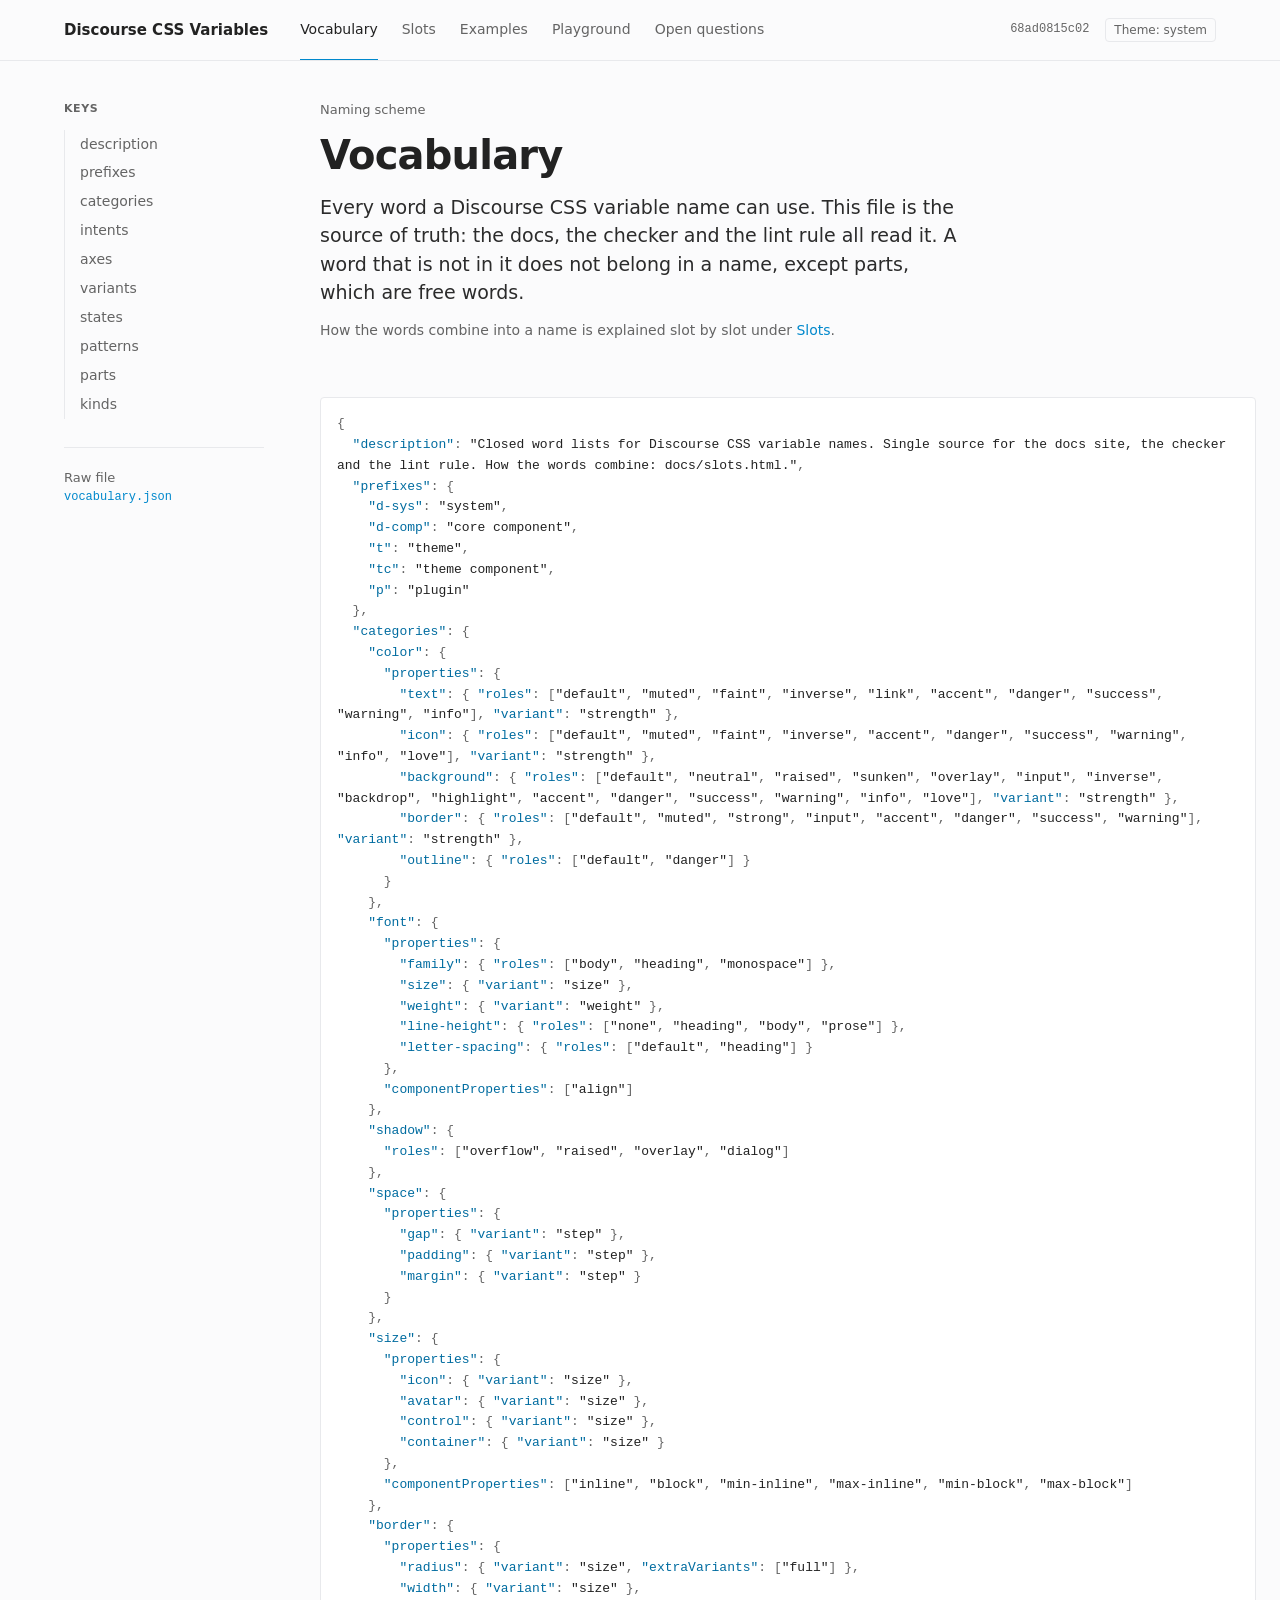
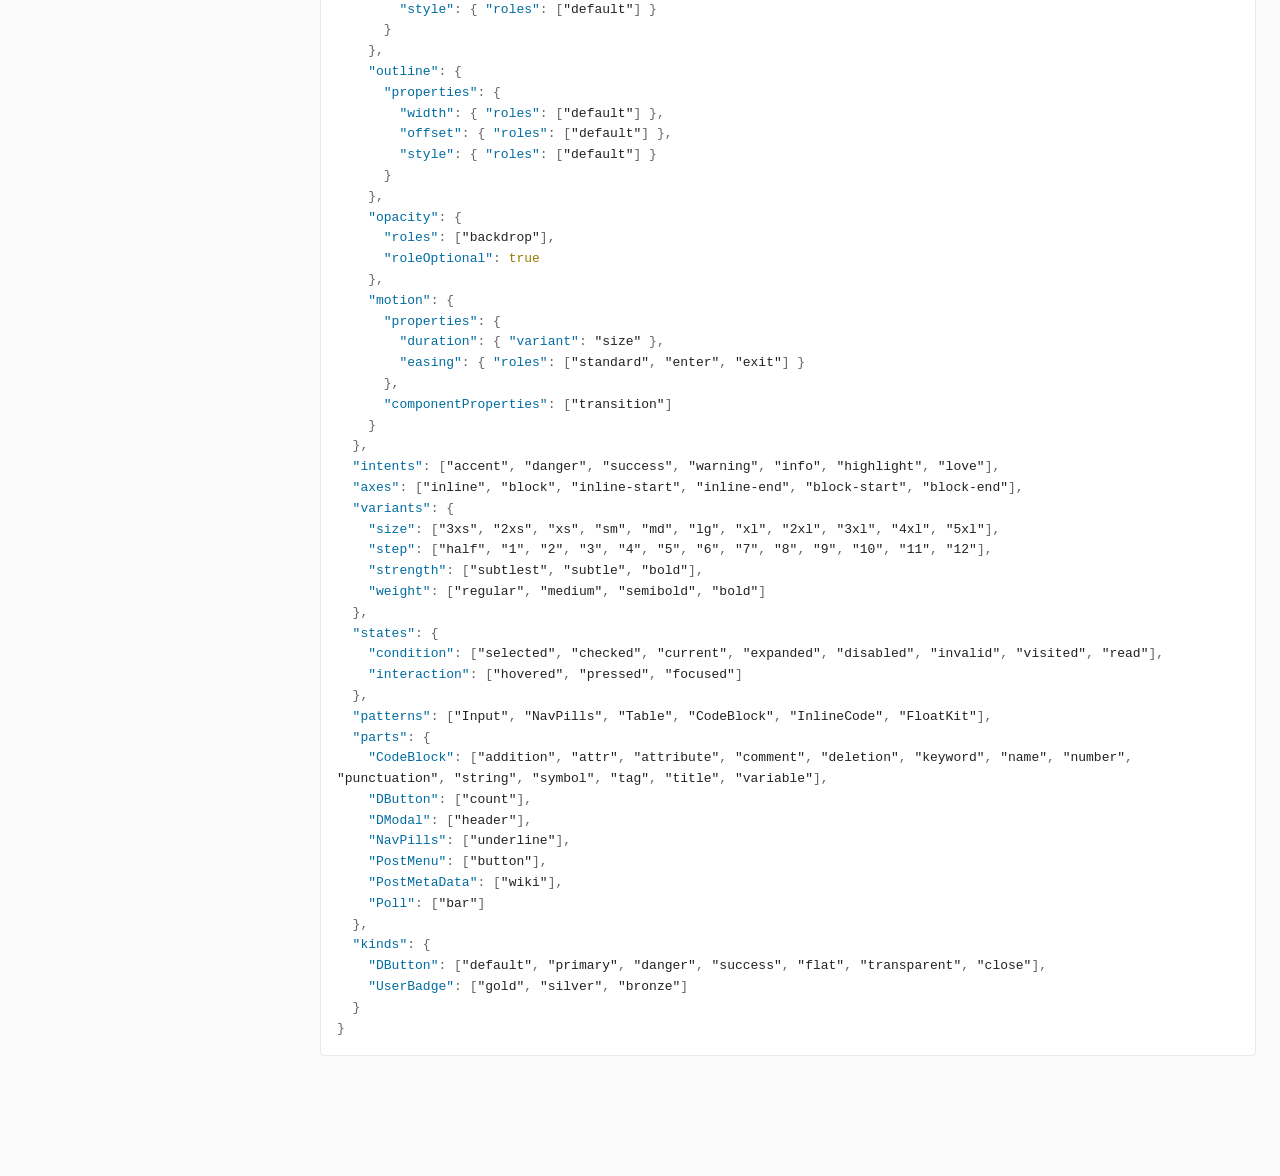
<file: docs/index.html>
<!doctype html>
<html lang="en">
<head>
<meta charset="utf-8">
<meta name="viewport" content="width=device-width, initial-scale=1, viewport-fit=cover">
<title>Discourse CSS Variables</title>
<link rel="stylesheet" href="docs.css?v=21">
<script>try{var m=localStorage.getItem("dcv-theme");if(m==="light"||m==="dark")document.documentElement.setAttribute("data-theme",m);}catch(e){}</script>
</head>
<body>
<header class="topbar"><div class="in">
  <a class="site" href="index.html">Discourse CSS Variables</a>
  <nav class="tabs" aria-label="Pages"><a href="index.html" aria-current="page">Vocabulary</a><a href="slots.html">Slots</a><a href="examples.html">Examples</a><a href="playground.html">Playground</a><a href="open.html">Open questions</a></nav>
  <div class="tools"><code class="commit" title="Core commit the spec was checked against">68ad0815c02</code><button type="button" class="theme-toggle" id="theme-toggle" aria-label="Color theme">Theme: system</button></div>
</div></header>
<div class="body wide">
<aside class="toc" aria-label="On this page">
  <div class="toc-label">Keys</div>
  <nav id="toc-links"></nav>
  <div class="toc-src">Raw file<a href="vocabulary.json">vocabulary.json</a></div>
</aside>
<main>
<div class="eyebrow">Naming scheme</div>
<h1>Vocabulary</h1>
<p class="lede">Every word a Discourse CSS variable name can use. This file is the source of truth: the docs, the checker and the lint rule all read it. A word that is not in it does not belong in a name, except parts, which are free words.</p>
<p class="meta-line">How the words combine into a name is explained slot by slot under <a href="slots.html">Slots</a>.</p>
<pre class="json" id="json-view" aria-label="vocabulary.json"></pre>
</main>
</div>
<script src="grammar.js?v=21"></script>
<script src="examples.js?v=21"></script>
<script src="site.js?v=21"></script>
</body>
</html>
</file>
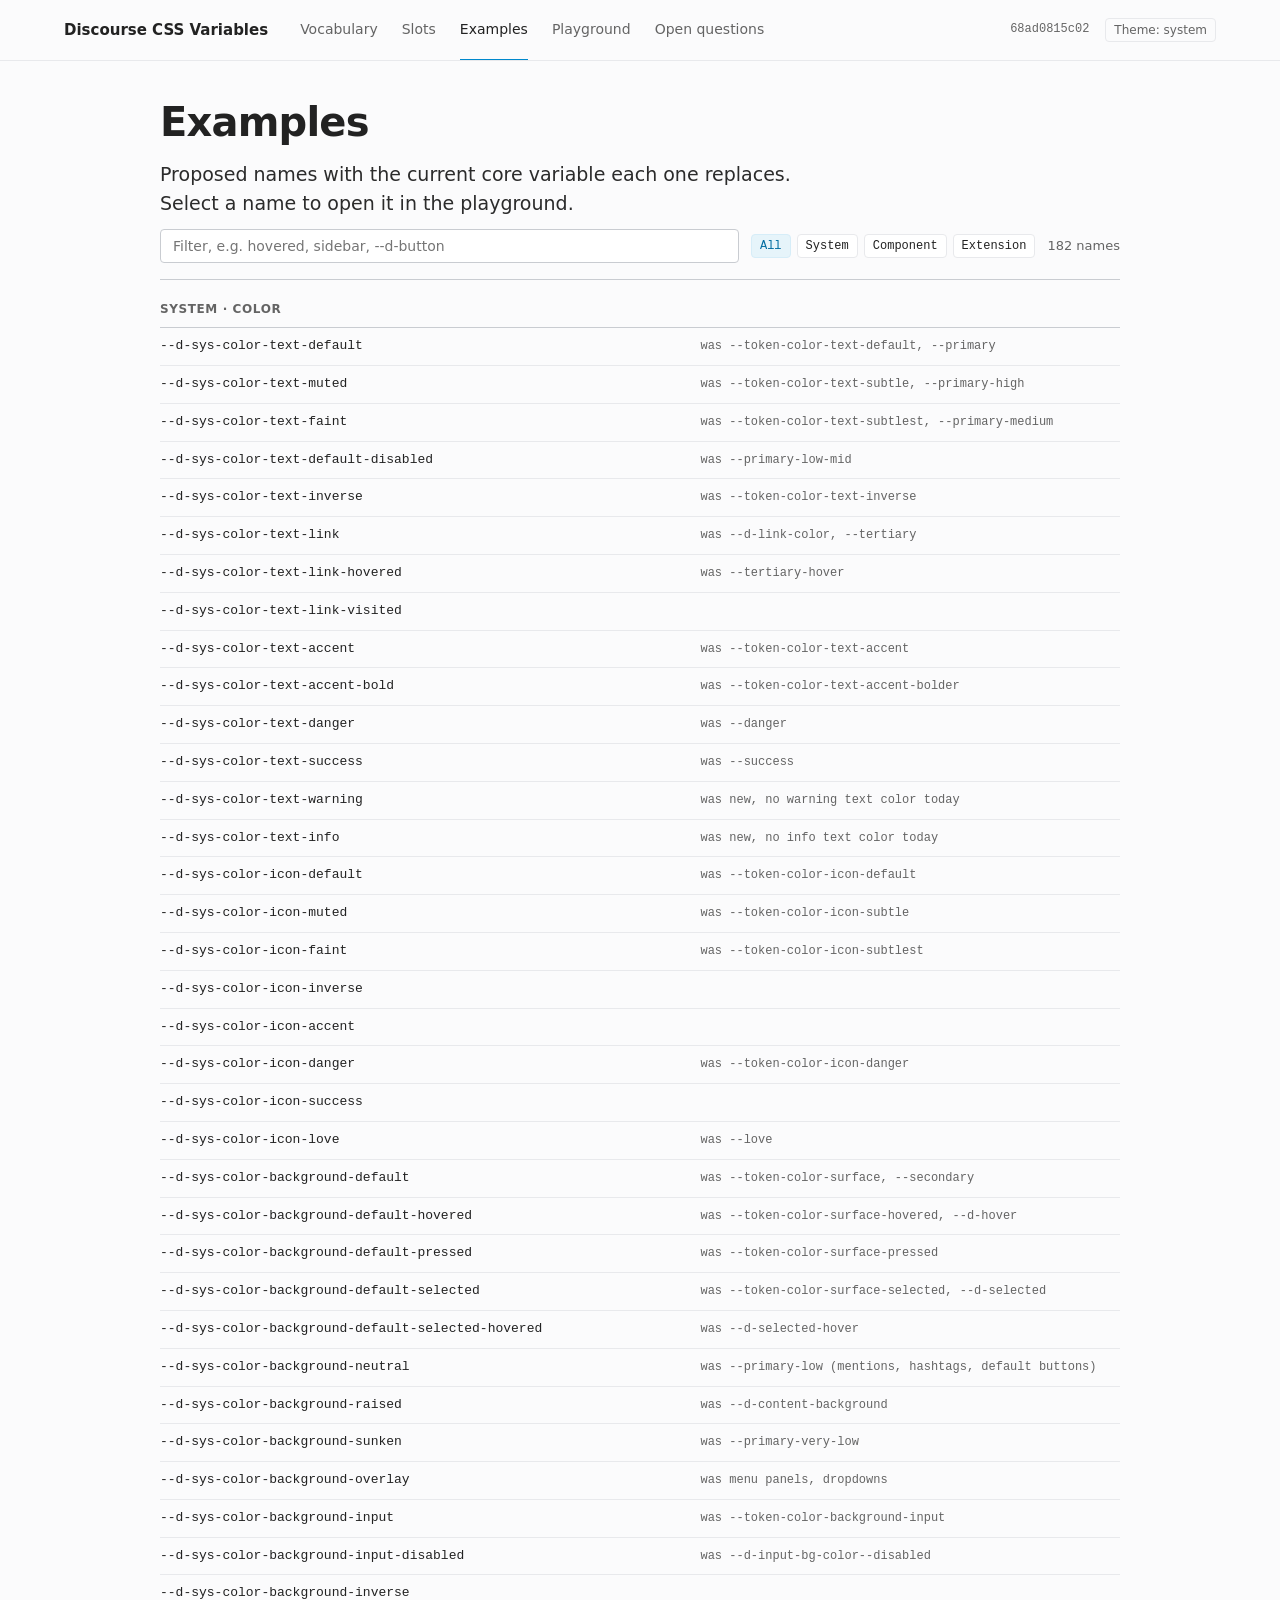
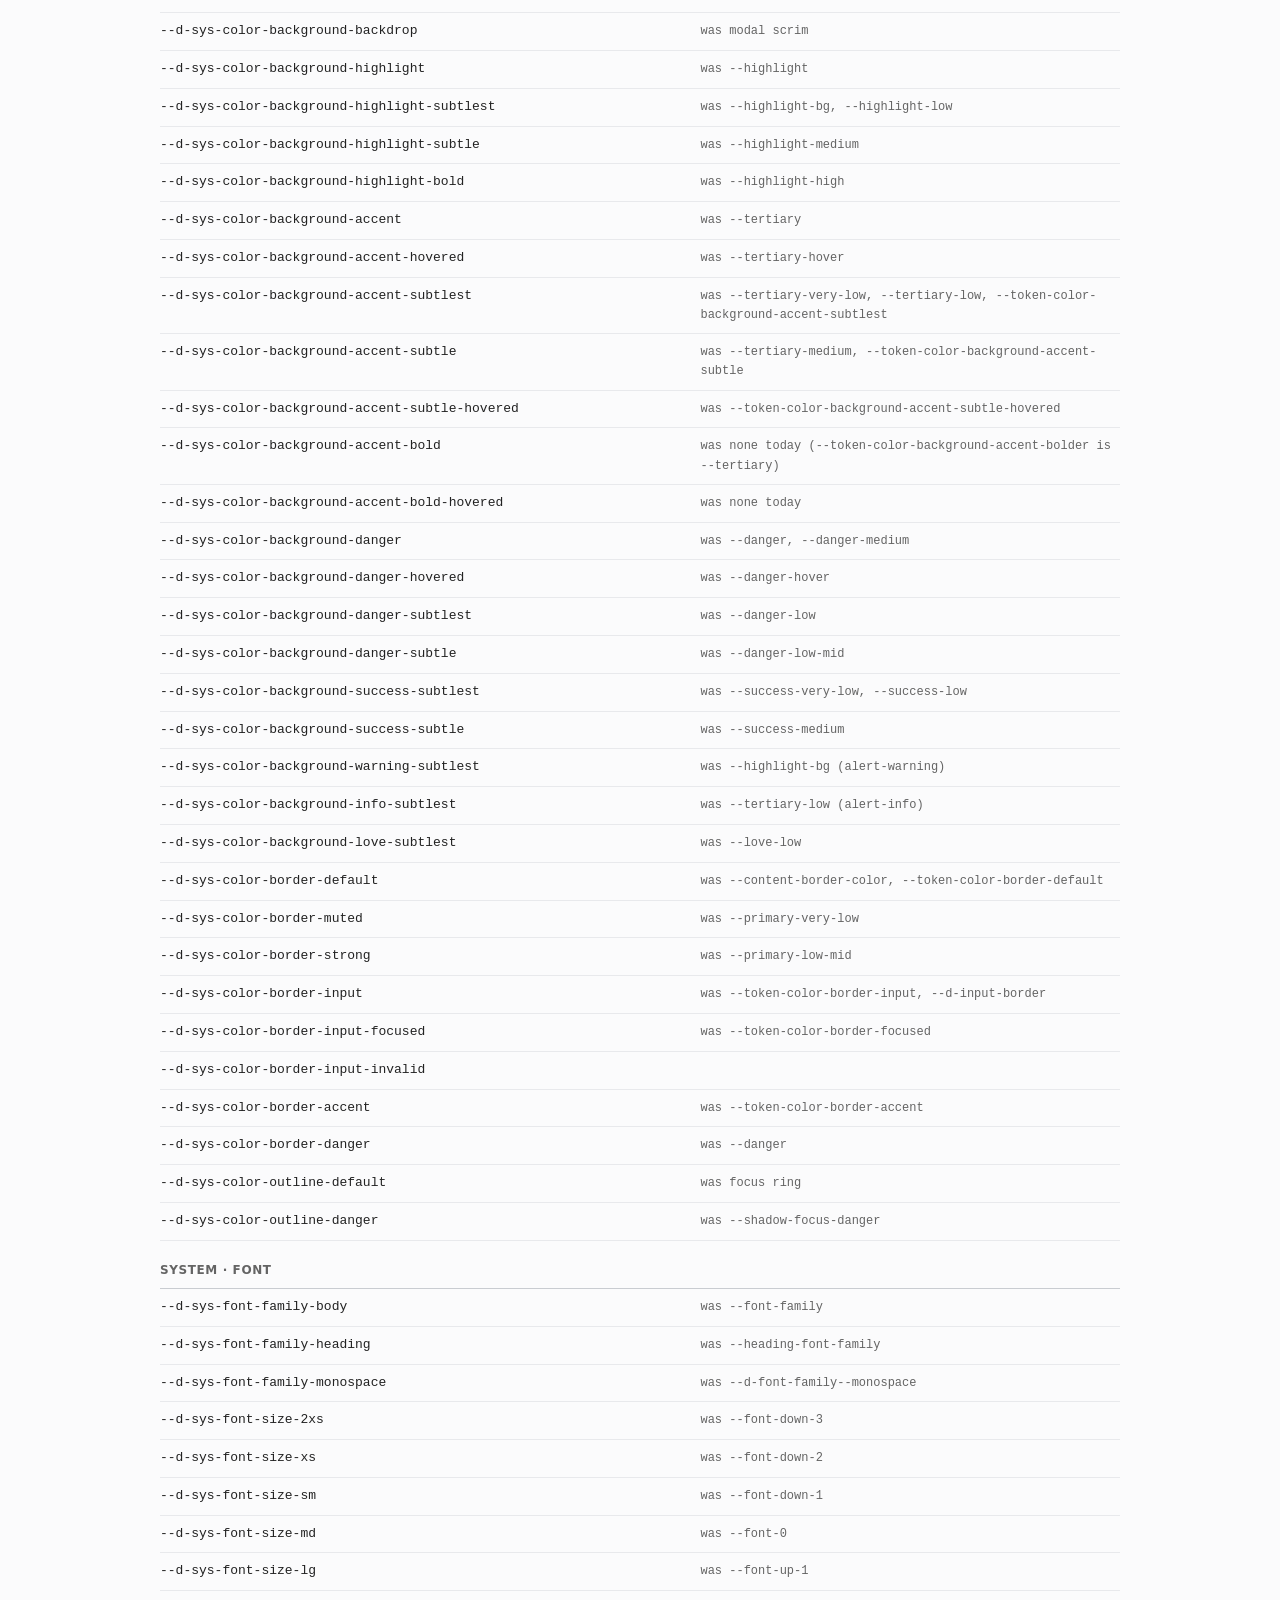
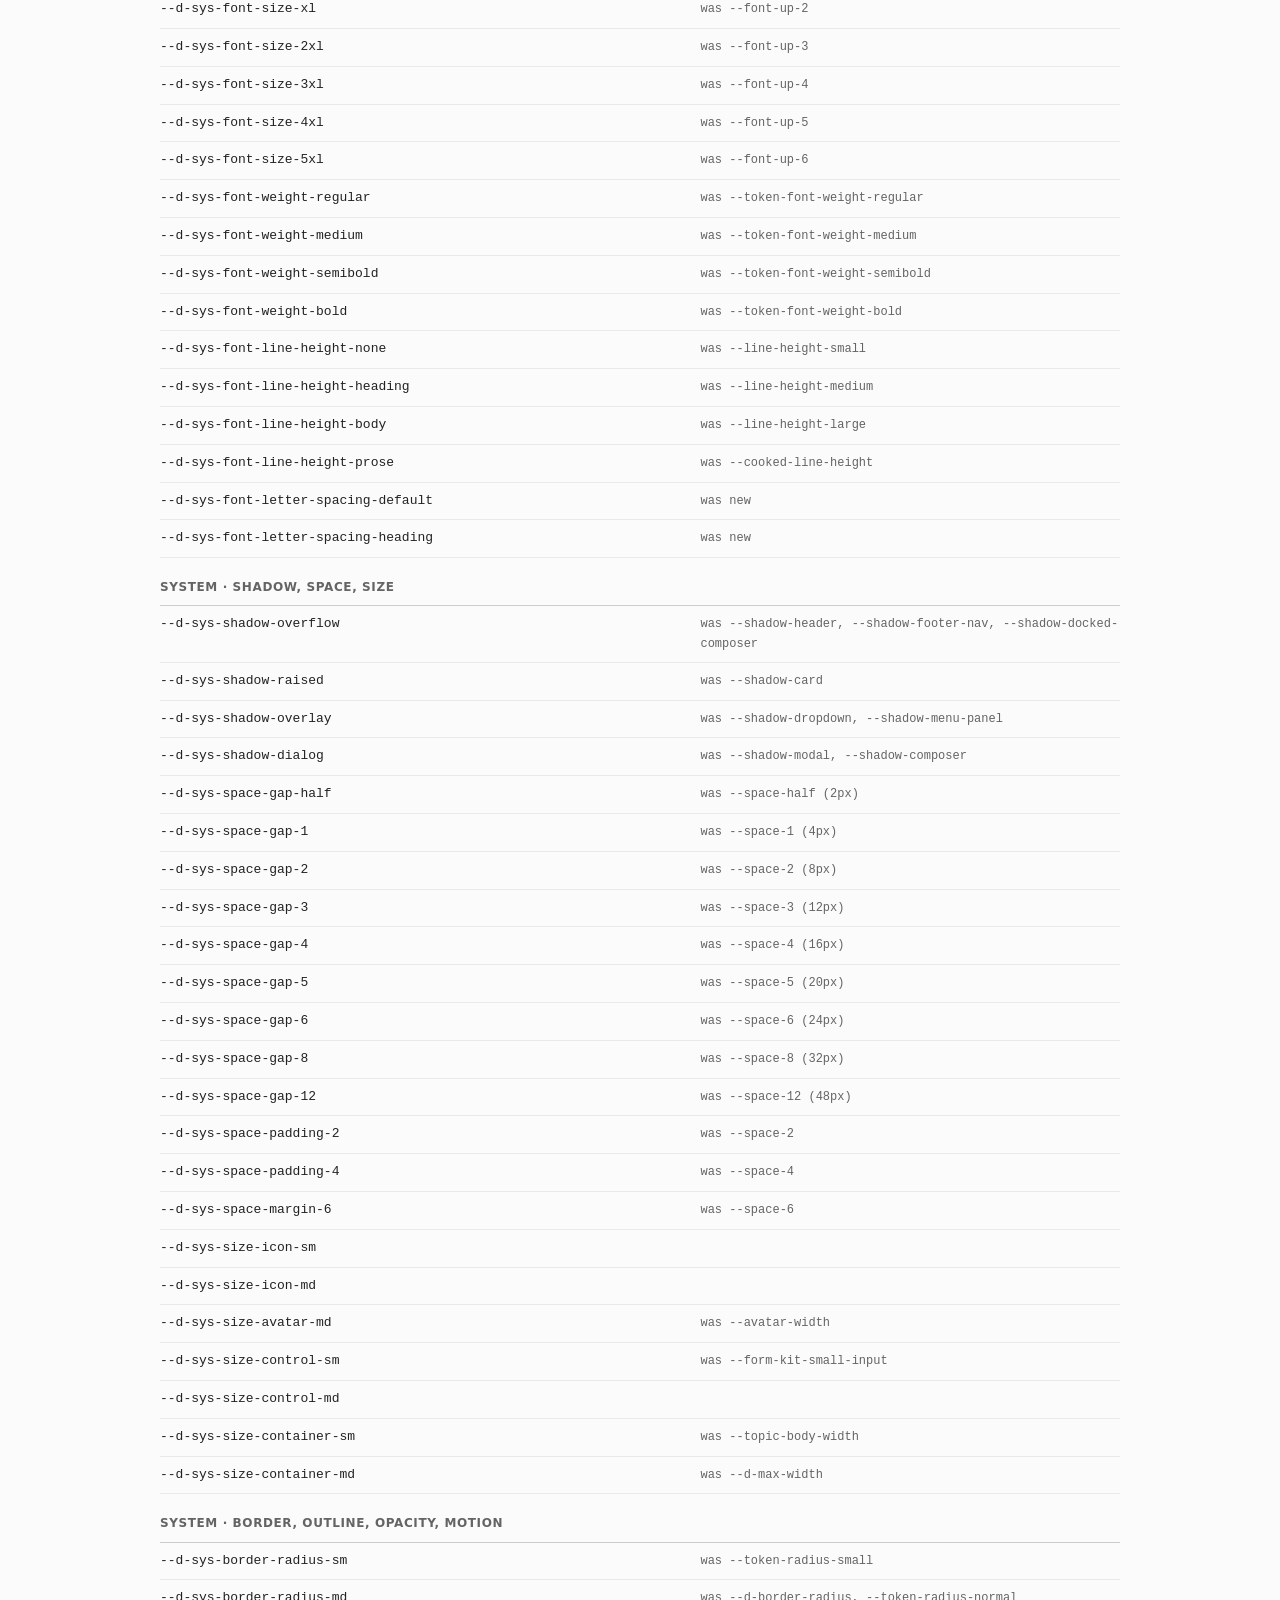
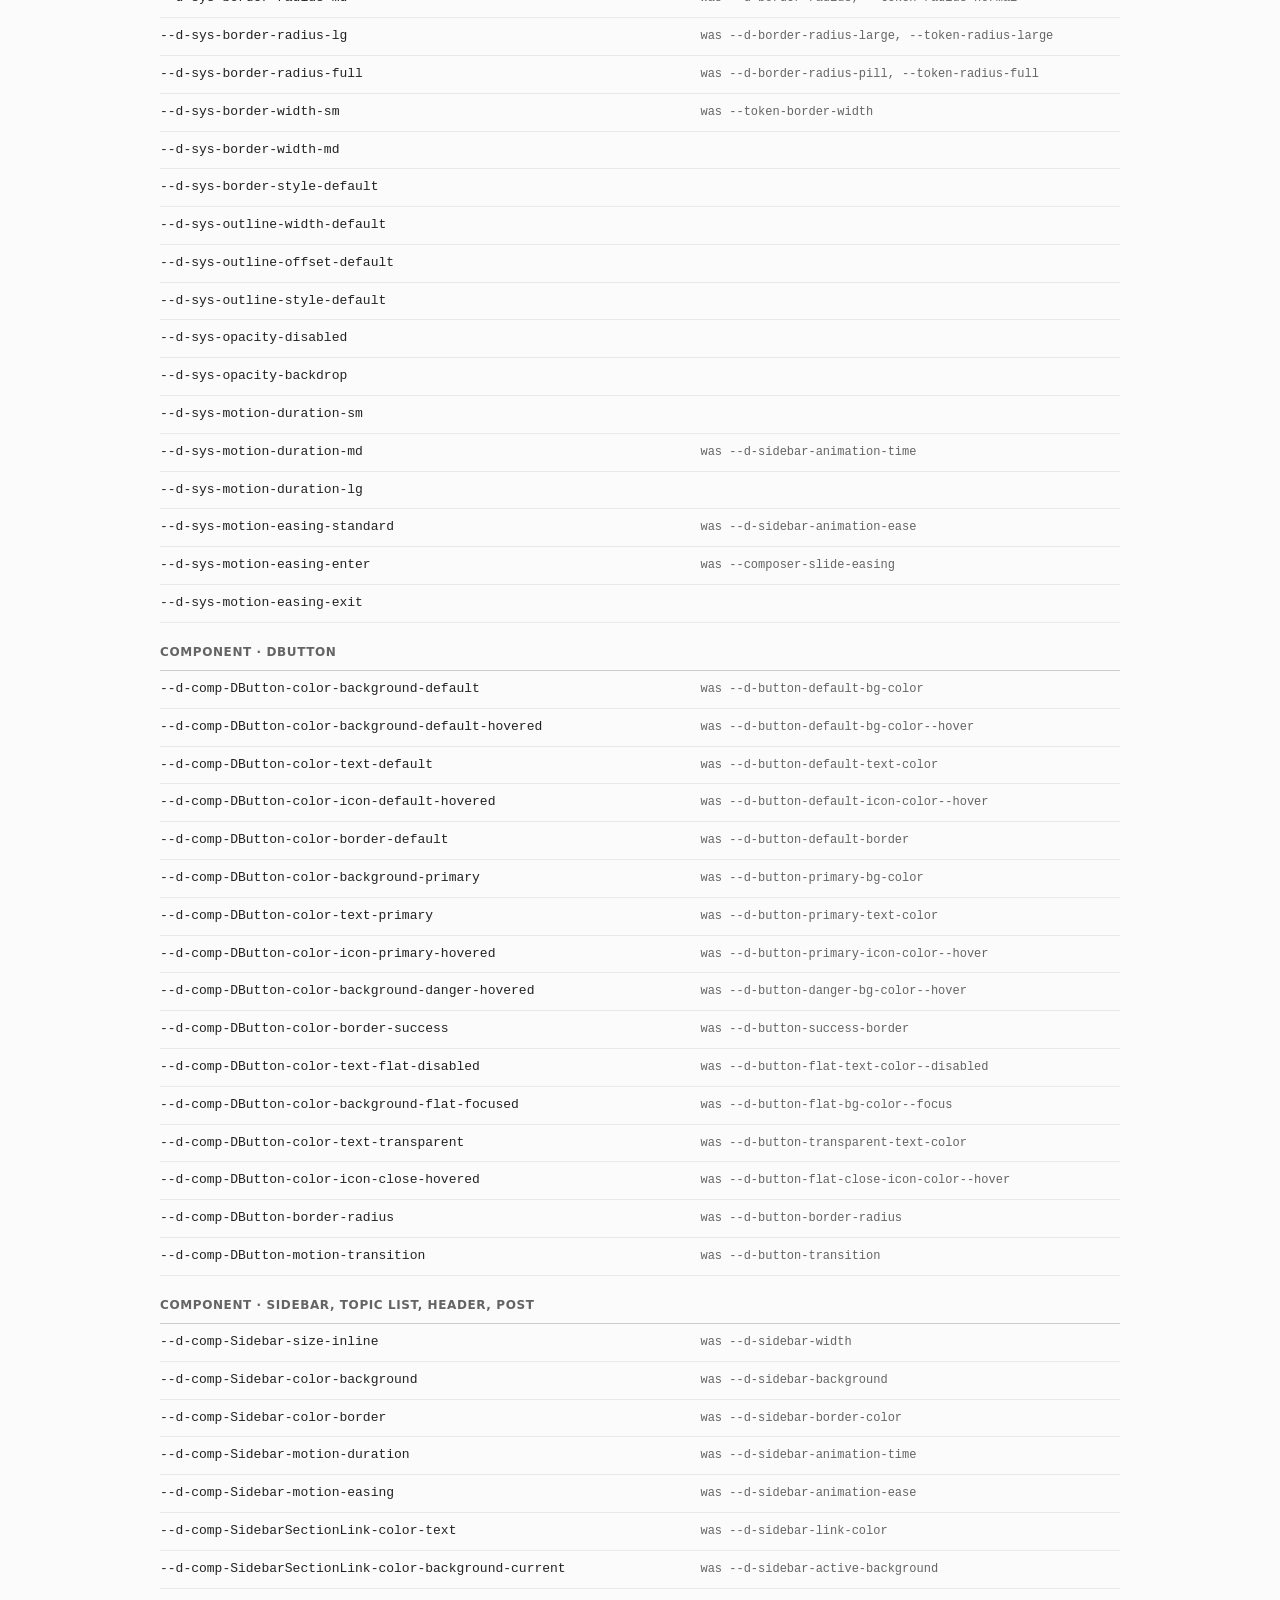
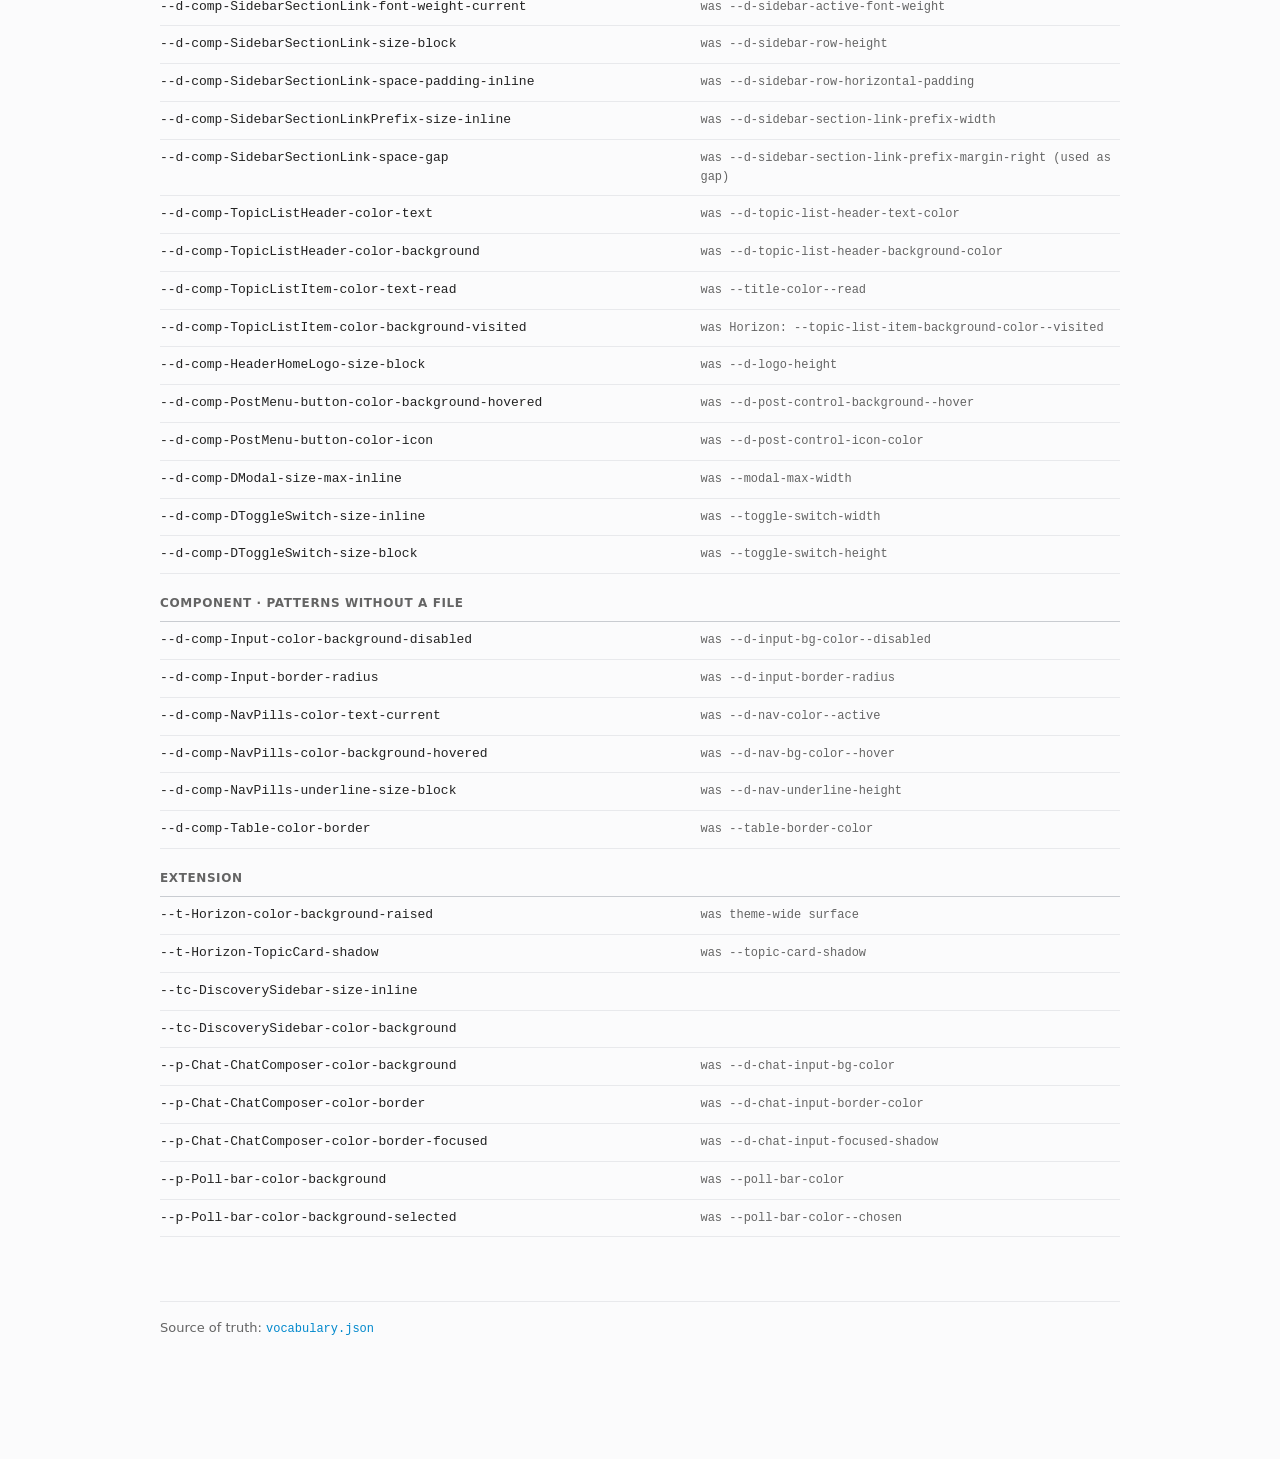
<file: docs/examples.html>
<!doctype html>
<html lang="en">
<head>
<meta charset="utf-8">
<meta name="viewport" content="width=device-width, initial-scale=1, viewport-fit=cover">
<title>Examples · Discourse CSS Variables</title>
<link rel="stylesheet" href="docs.css?v=21">
<script>try{var m=localStorage.getItem("dcv-theme");if(m==="light"||m==="dark")document.documentElement.setAttribute("data-theme",m);}catch(e){}</script>
</head>
<body>
<header class="topbar"><div class="in">
  <a class="site" href="index.html">Discourse CSS Variables</a>
  <nav class="tabs" aria-label="Pages"><a href="index.html">Vocabulary</a><a href="slots.html">Slots</a><a href="examples.html" aria-current="page">Examples</a><a href="playground.html">Playground</a><a href="open.html">Open questions</a></nav>
  <div class="tools"><code class="commit" title="Core commit the spec was checked against">68ad0815c02</code><button type="button" class="theme-toggle" id="theme-toggle" aria-label="Color theme">Theme: system</button></div>
</div></header>
<div class="body solo">
<main>
<h1>Examples</h1>
<p class="lede">Proposed names with the current core variable each one replaces. Select a name to open it in the playground.</p>
<div class="ex-tools">
  <input id="ex-q" type="search" placeholder="Filter, e.g. hovered, sidebar, --d-button" aria-label="Filter examples">
  <div class="chips" id="ex-chips"></div>
  <span class="ex-count" id="ex-count"></span>
</div>
<div class="ex-list" id="ex-list"></div>

<footer>Source of truth: <a href="index.html"><code>vocabulary.json</code></a></footer>
</main>
</div>
<script src="grammar.js?v=21"></script>
<script src="examples.js?v=21"></script>
<script src="site.js?v=21"></script>
</body>
</html>
</file>
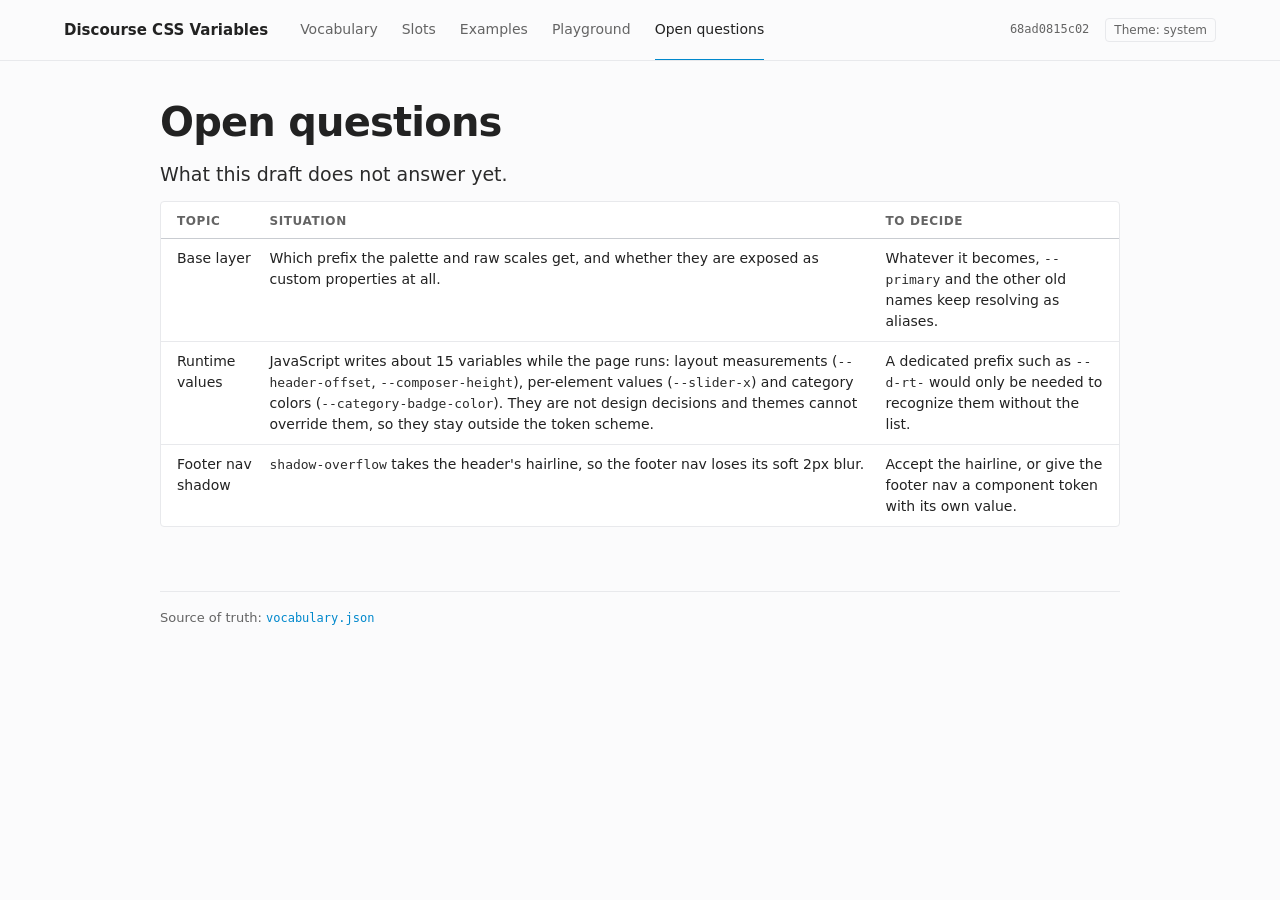
<file: docs/open.html>
<!doctype html>
<html lang="en">
<head>
<meta charset="utf-8">
<meta name="viewport" content="width=device-width, initial-scale=1, viewport-fit=cover">
<title>Open questions · Discourse CSS Variables</title>
<link rel="stylesheet" href="docs.css?v=21">
<script>try{var m=localStorage.getItem("dcv-theme");if(m==="light"||m==="dark")document.documentElement.setAttribute("data-theme",m);}catch(e){}</script>
</head>
<body>
<header class="topbar"><div class="in">
  <a class="site" href="index.html">Discourse CSS Variables</a>
  <nav class="tabs" aria-label="Pages"><a href="index.html">Vocabulary</a><a href="slots.html">Slots</a><a href="examples.html">Examples</a><a href="playground.html">Playground</a><a href="open.html" aria-current="page">Open questions</a></nav>
  <div class="tools"><code class="commit" title="Core commit the spec was checked against">68ad0815c02</code><button type="button" class="theme-toggle" id="theme-toggle" aria-label="Color theme">Theme: system</button></div>
</div></header>
<div class="body solo">
<main>
<h1>Open questions</h1>
<p class="lede">What this draft does not answer yet.</p>
<div class="tbl"><table>
<thead><tr><th>Topic</th><th>Situation</th><th>To decide</th></tr></thead>
<tbody>
<tr><td>Base layer</td><td>Which prefix the palette and raw scales get, and whether they are exposed as custom properties at all.</td><td>Whatever it becomes, <code>--primary</code> and the other old names keep resolving as aliases.</td></tr>
<tr><td>Runtime values</td><td>JavaScript writes about 15 variables while the page runs: layout measurements (<code>--header-offset</code>, <code>--composer-height</code>), per-element values (<code>--slider-x</code>) and category colors (<code>--category-badge-color</code>). They are not design decisions and themes cannot override them, so they stay outside the token scheme.</td><td>A dedicated prefix such as <code>--d-rt-</code> would only be needed to recognize them without the list.</td></tr>
<tr><td>Footer nav shadow</td><td><code>shadow-overflow</code> takes the header's hairline, so the footer nav loses its soft 2px blur.</td><td>Accept the hairline, or give the footer nav a component token with its own value.</td></tr>
</tbody></table></div>

<footer>Source of truth: <a href="index.html"><code>vocabulary.json</code></a></footer>
</main>
</div>
<script src="grammar.js?v=21"></script>
<script src="examples.js?v=21"></script>
<script src="site.js?v=21"></script>
</body>
</html>
</file>
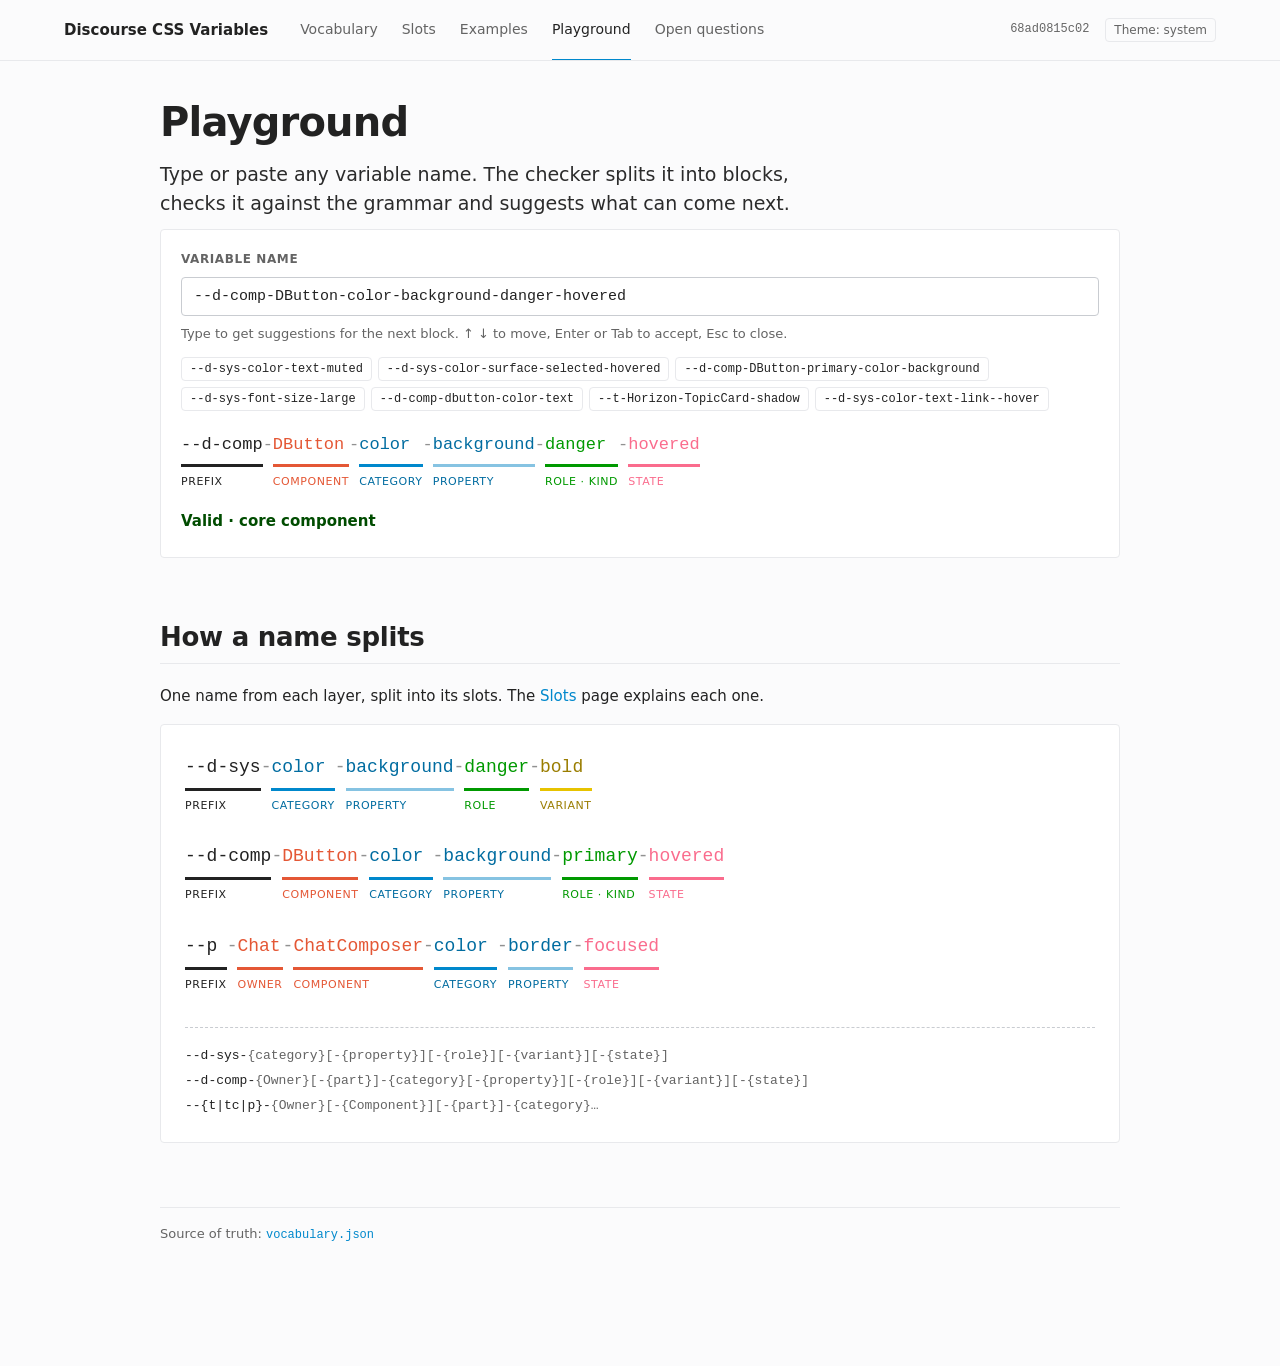
<file: docs/playground.html>
<!doctype html>
<html lang="en">
<head>
<meta charset="utf-8">
<meta name="viewport" content="width=device-width, initial-scale=1, viewport-fit=cover">
<title>Playground · Discourse CSS Variables</title>
<link rel="stylesheet" href="docs.css?v=21">
<script>try{var m=localStorage.getItem("dcv-theme");if(m==="light"||m==="dark")document.documentElement.setAttribute("data-theme",m);}catch(e){}</script>
</head>
<body>
<header class="topbar"><div class="in">
  <a class="site" href="index.html">Discourse CSS Variables</a>
  <nav class="tabs" aria-label="Pages"><a href="index.html">Vocabulary</a><a href="slots.html">Slots</a><a href="examples.html">Examples</a><a href="playground.html" aria-current="page">Playground</a><a href="open.html">Open questions</a></nav>
  <div class="tools"><code class="commit" title="Core commit the spec was checked against">68ad0815c02</code><button type="button" class="theme-toggle" id="theme-toggle" aria-label="Color theme">Theme: system</button></div>
</div></header>
<div class="body solo">
<main>
<h1 id="parser">Playground</h1>
<p class="lede">Type or paste any variable name. The checker splits it into blocks, checks it against the grammar and suggests what can come next.</p>
<div class="parser">
  <label for="p-in">Variable name</label>
  <div class="combo">
    <input id="p-in" type="text" spellcheck="false" autocomplete="off" role="combobox" aria-autocomplete="list" aria-expanded="false" aria-controls="p-suggest" value="--d-comp-DButton-color-background-danger-hovered">
    <ul class="suggest" id="p-suggest" role="listbox" aria-label="Suggestions" hidden></ul>
  </div>
  <div class="hint">Type to get suggestions for the next block. ↑ ↓ to move, Enter or Tab to accept, Esc to close.</div>
  <div class="tries" id="p-tries"></div>
  <div class="p-out" id="p-out" aria-live="polite"></div>
</div>

<h2>How a name splits</h2>
<p>One name from each layer, split into its slots. The <a href="slots.html">Slots</a> page explains each one.</p>
<div class="anatomy">
  <div class="anat-rows" id="anatomy-rows"></div>
  <div class="patterns">
    <div><b>--d-sys-</b>{category}[-{property}][-{role}][-{variant}][-{state}]</div>
    <div><b>--d-comp-</b>{Owner}[-{part}]-{category}[-{property}][-{role}][-{variant}][-{state}]</div>
    <div><b>--{t|tc|p}-</b>{Owner}[-{Component}][-{part}]-{category}…</div>
  </div>
</div>

<footer>Source of truth: <a href="index.html"><code>vocabulary.json</code></a></footer>
</main>
</div>
<script src="grammar.js?v=21"></script>
<script src="examples.js?v=21"></script>
<script src="site.js?v=21"></script>
</body>
</html>
</file>
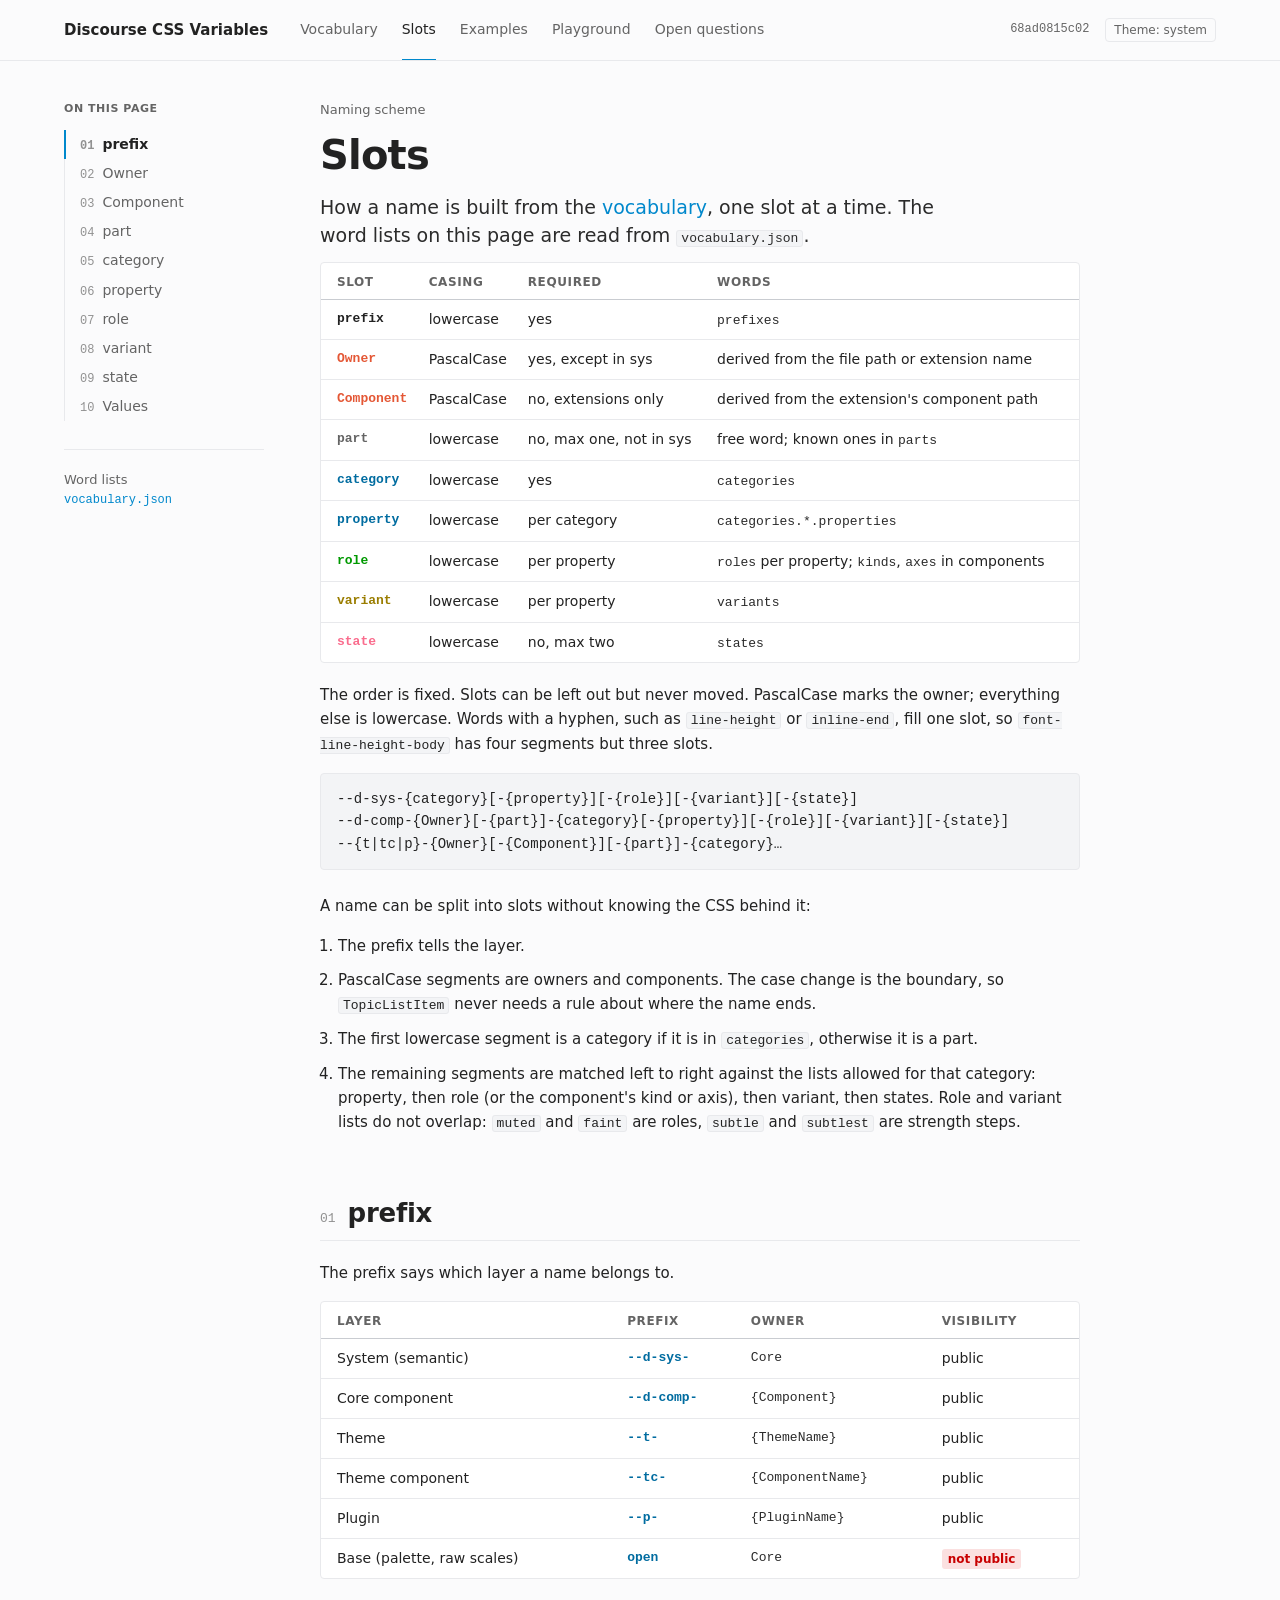
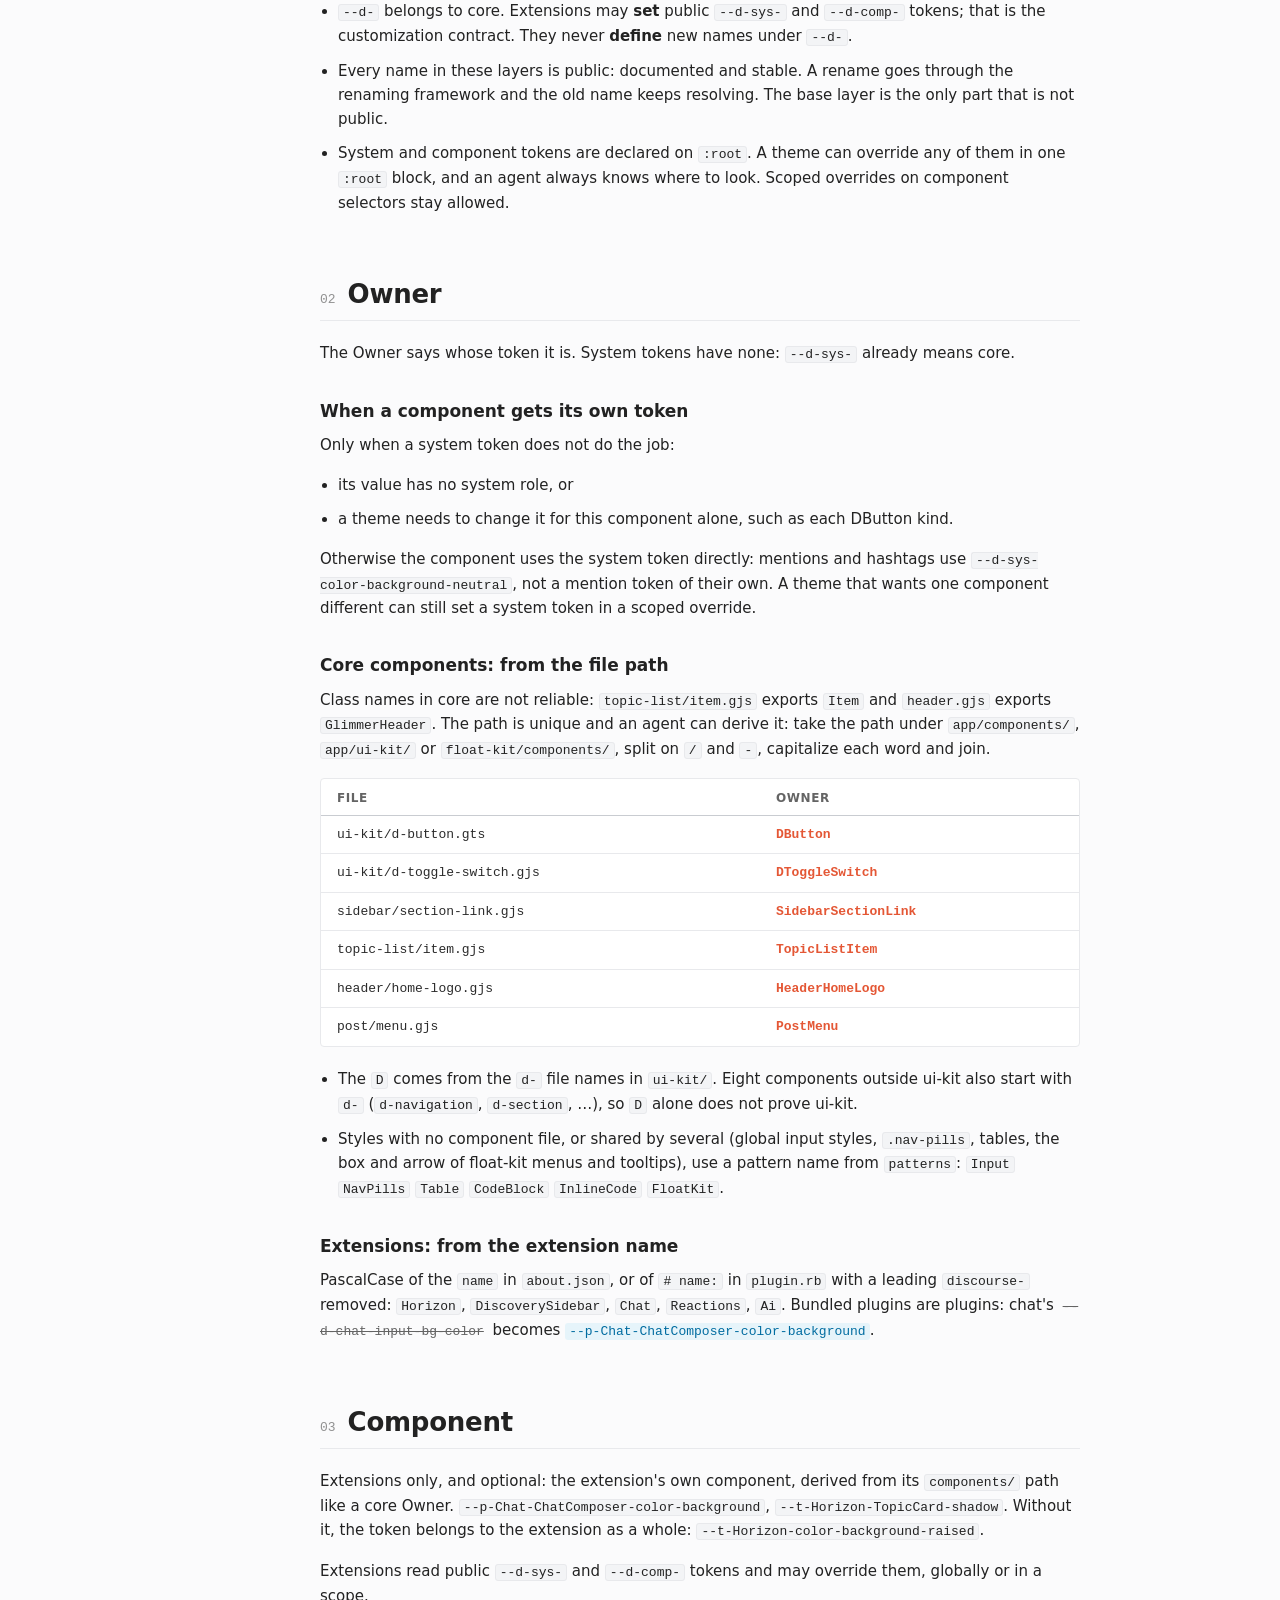
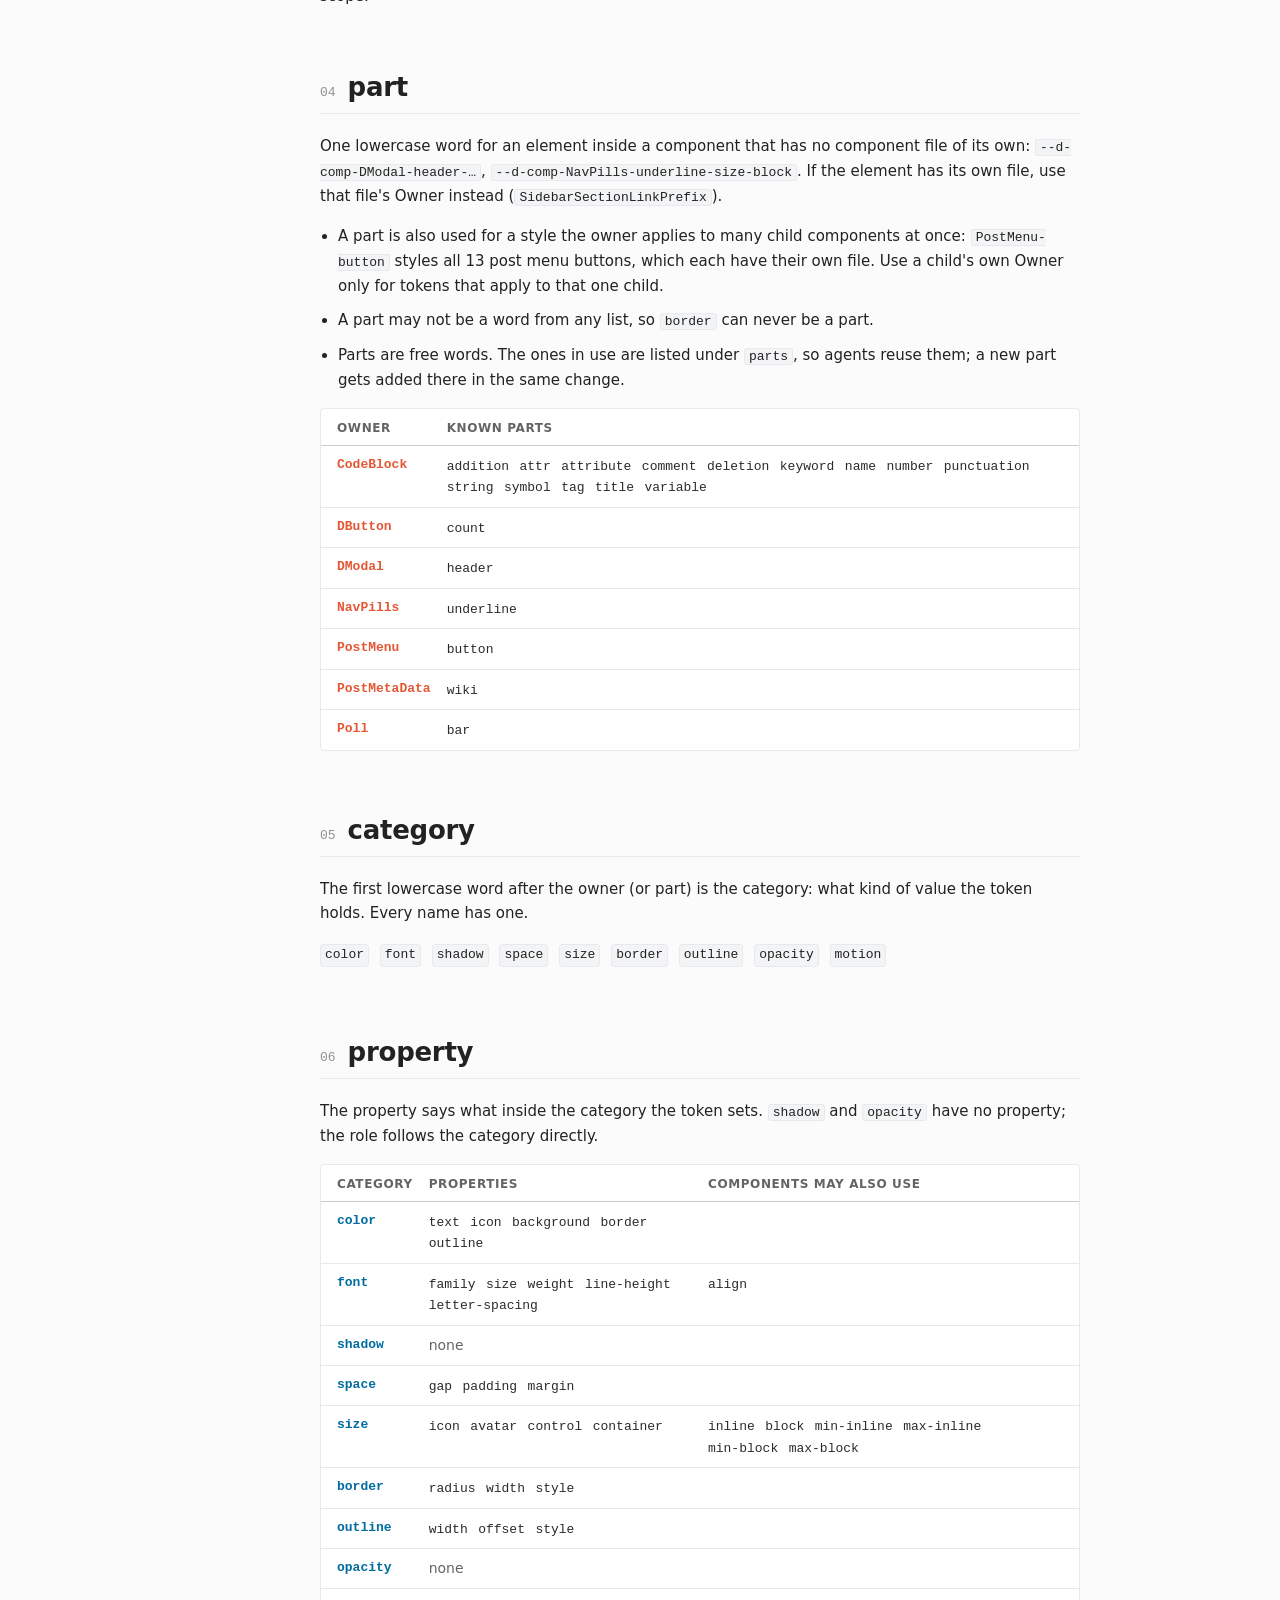
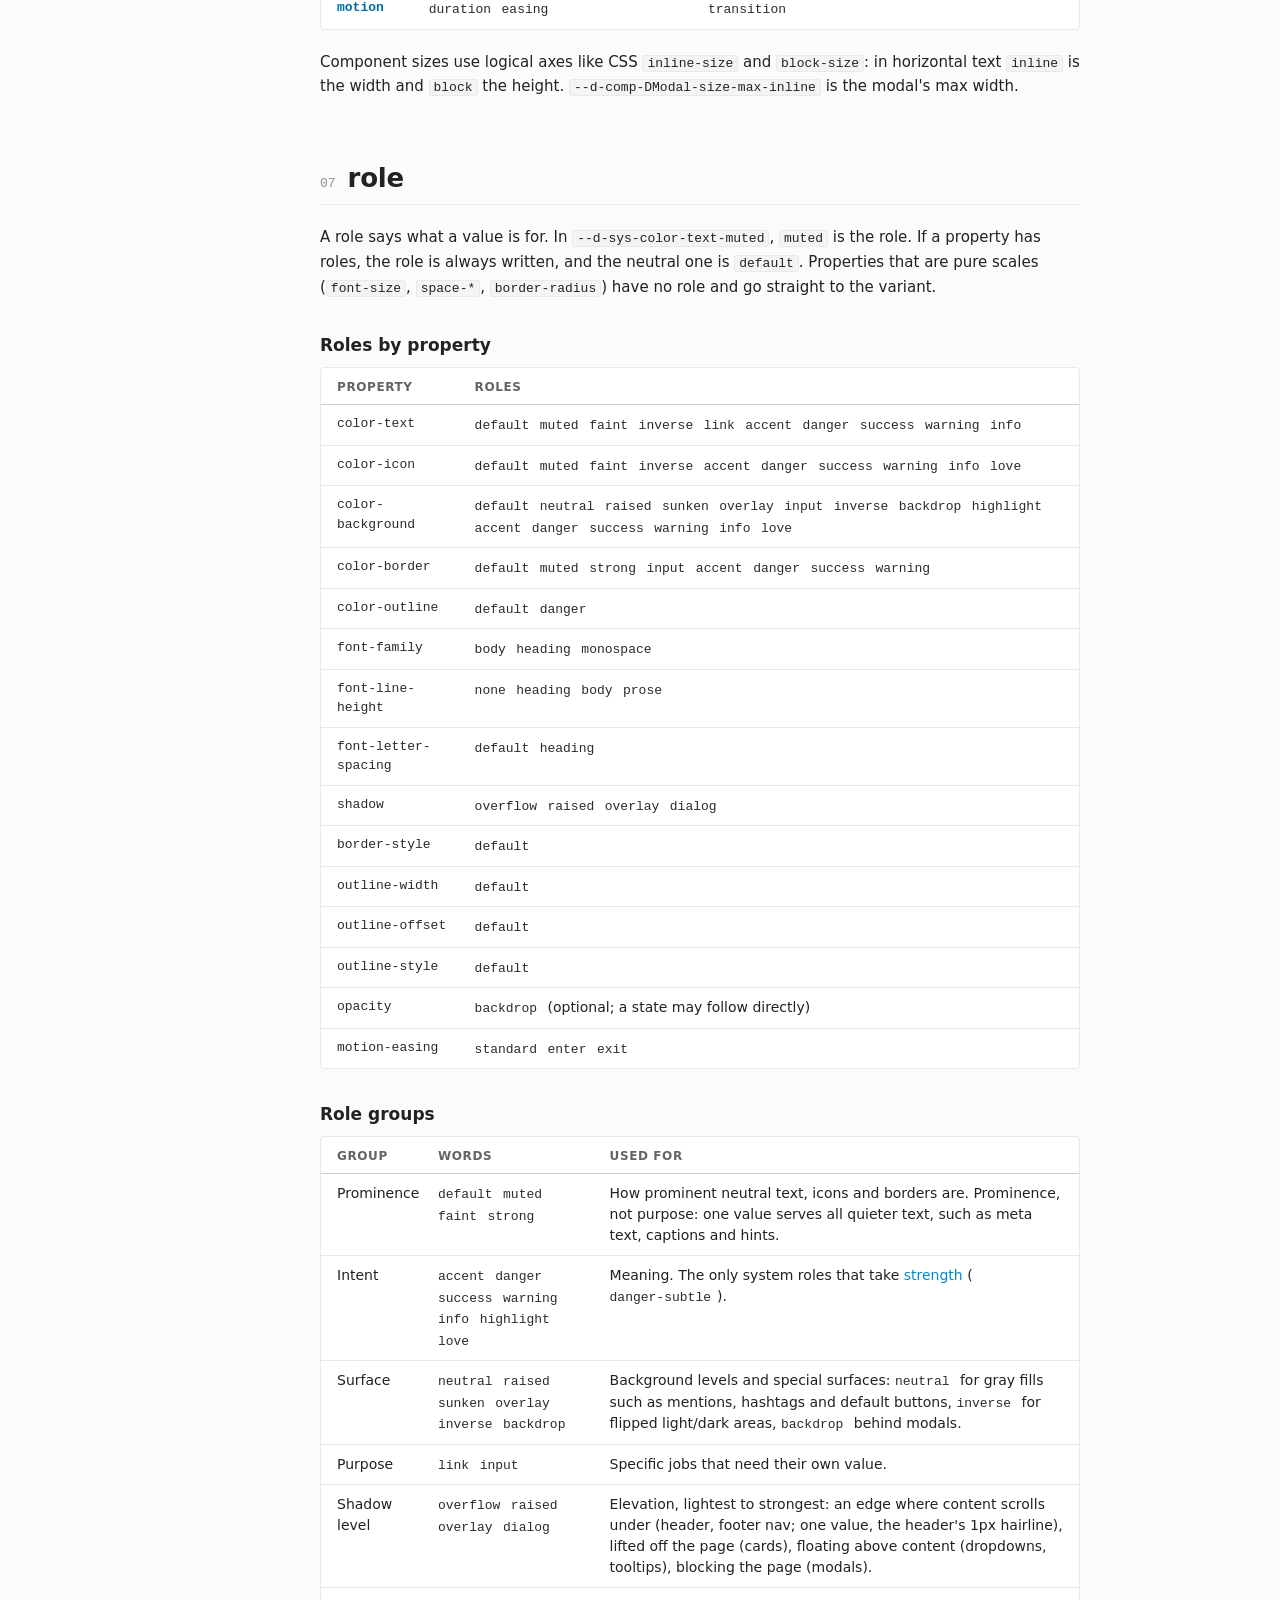
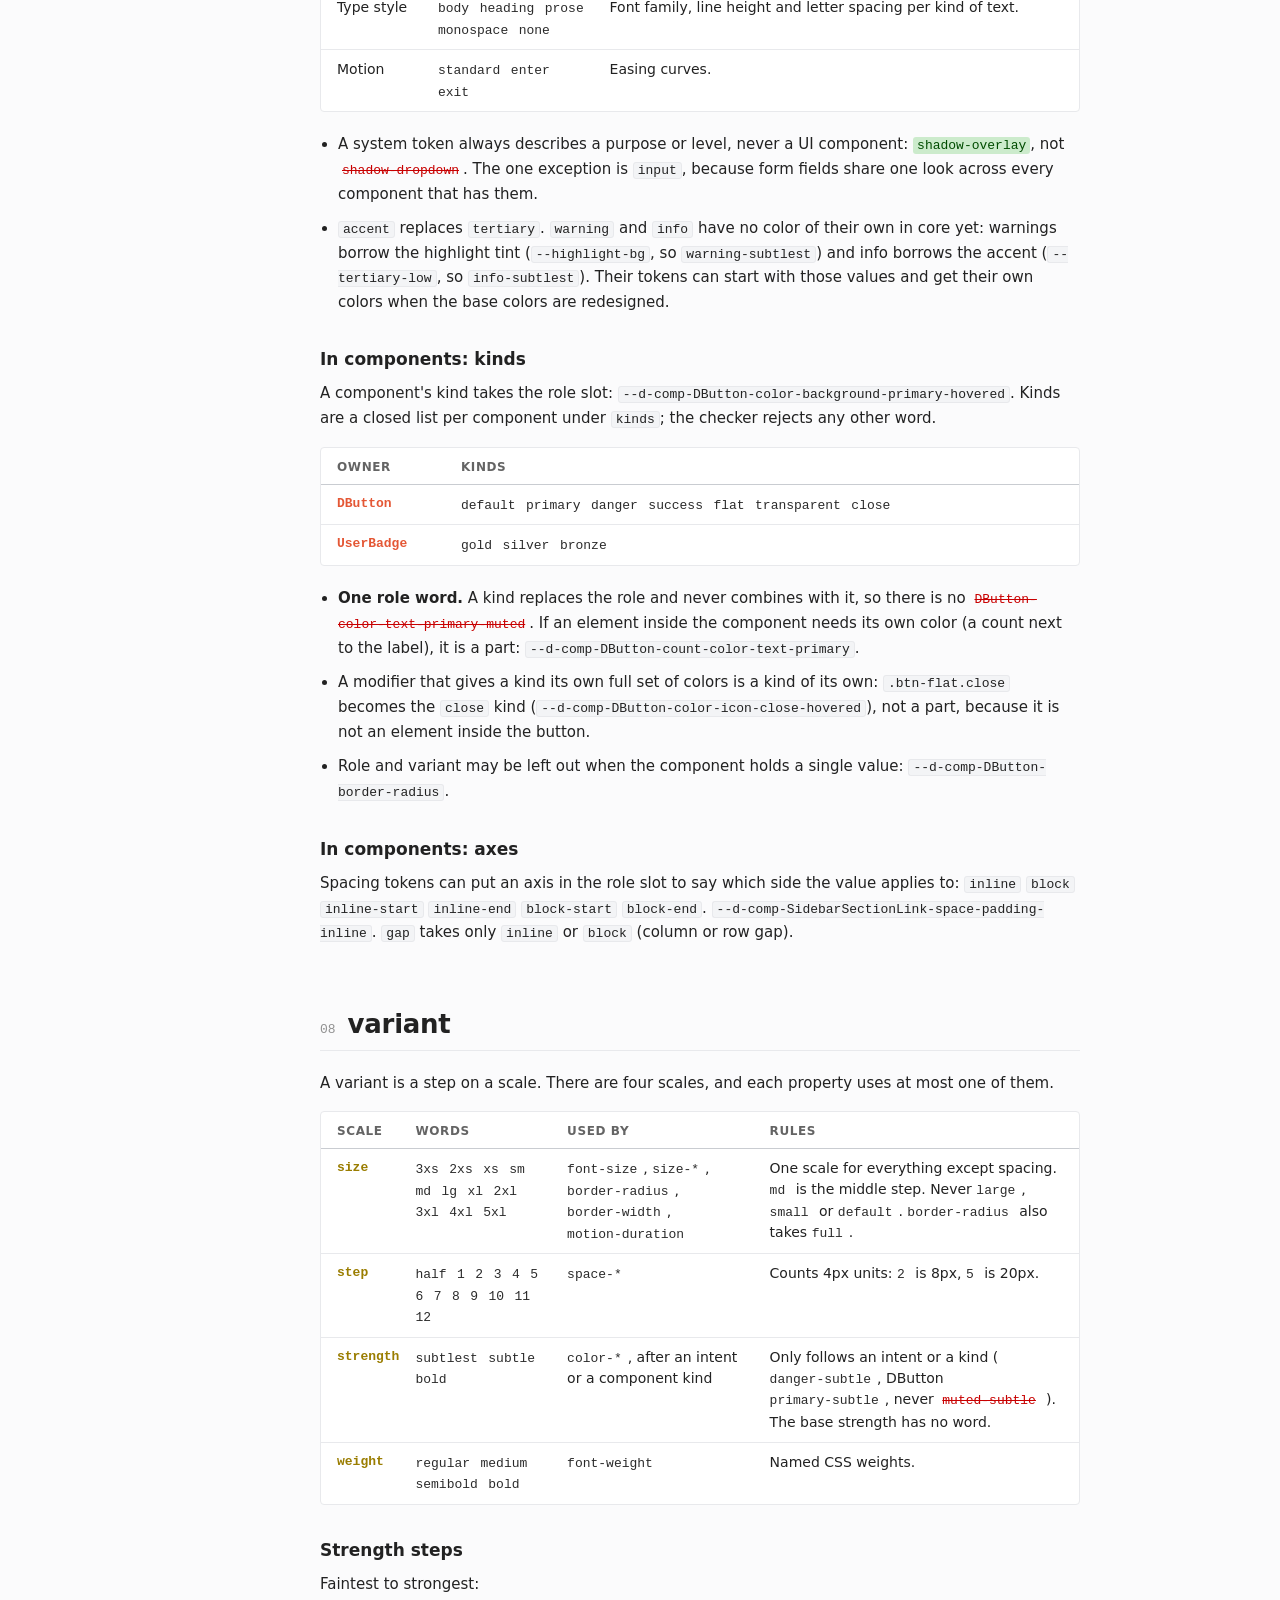
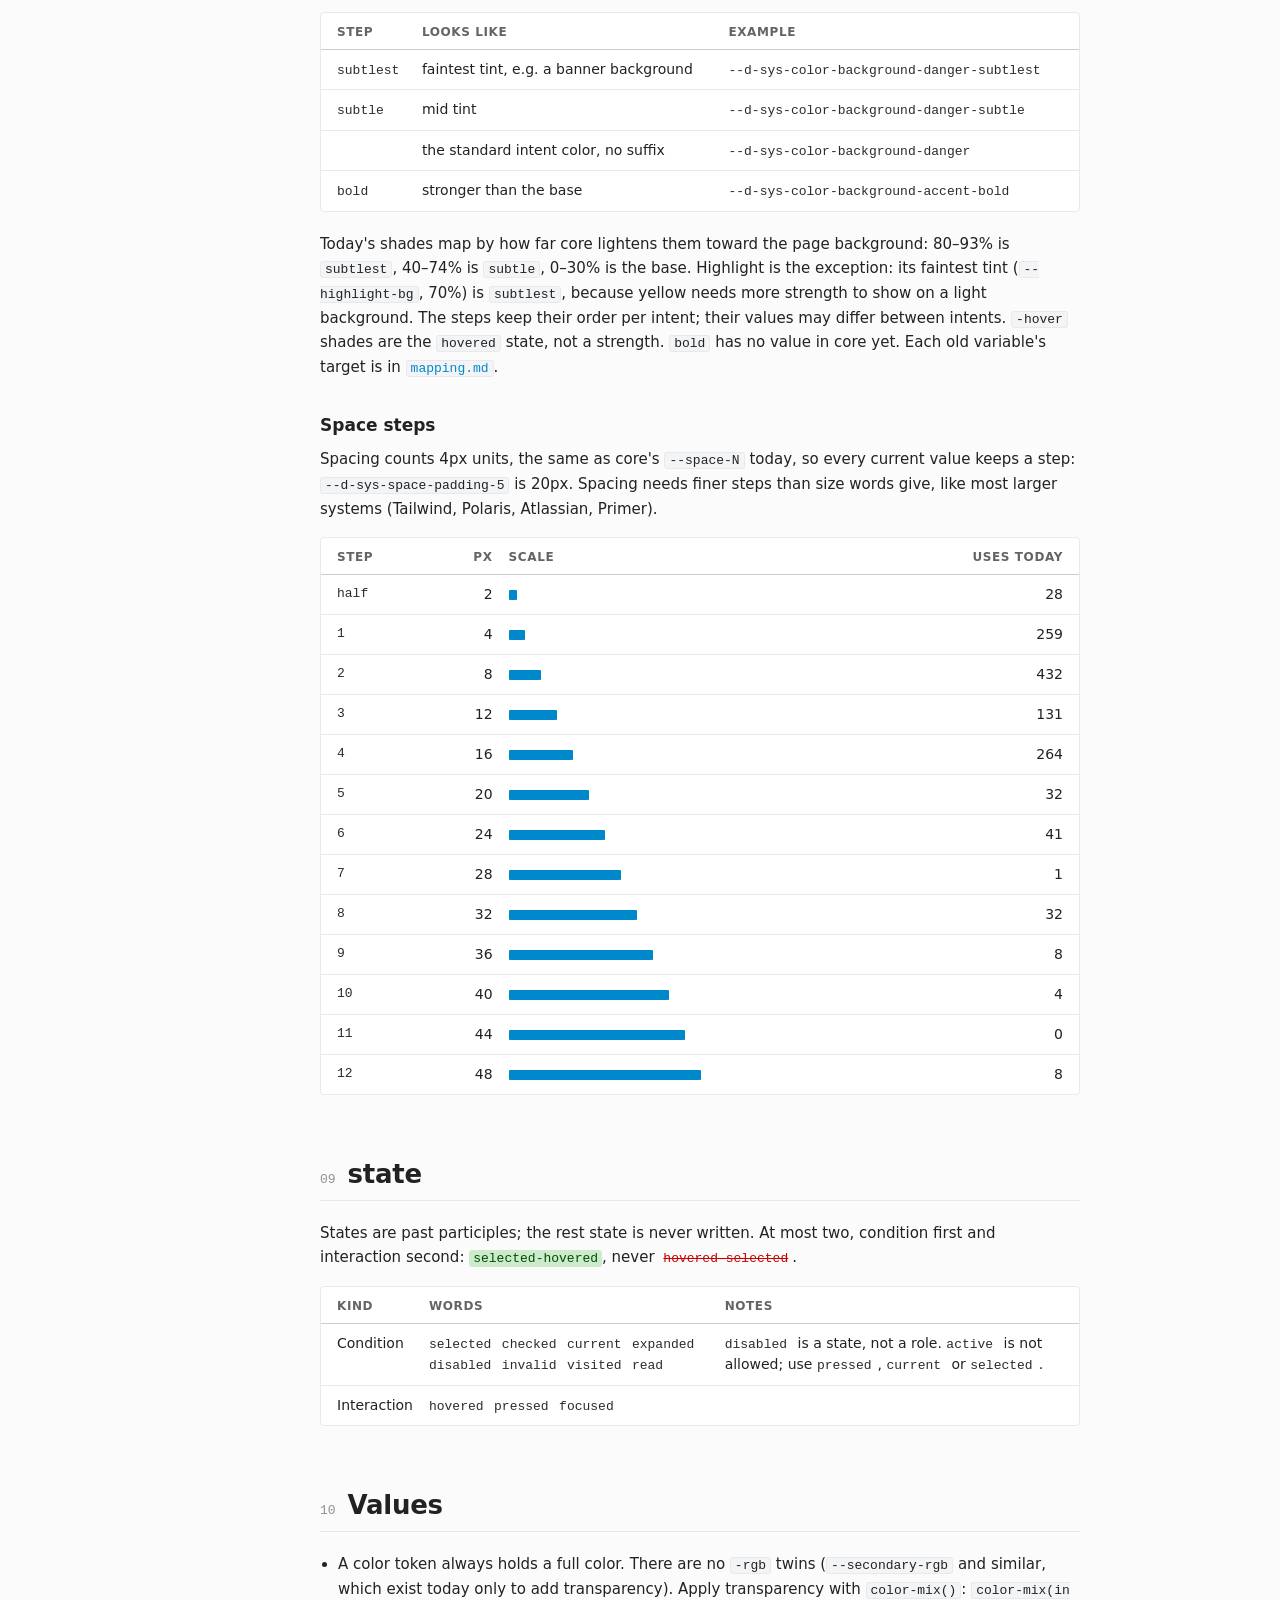
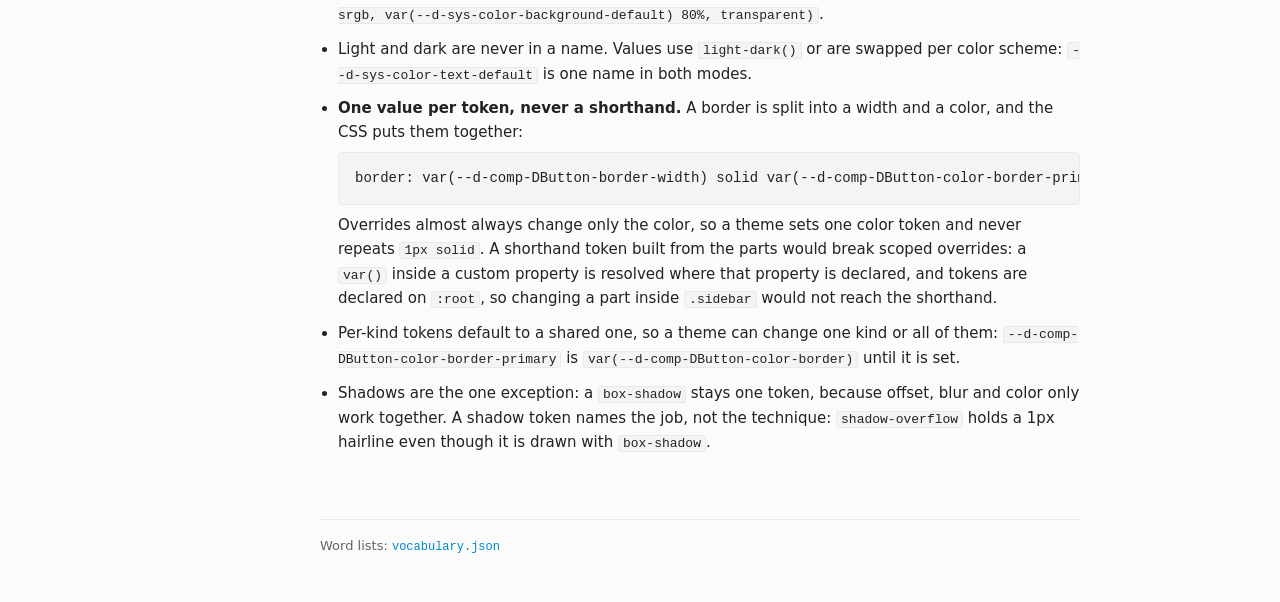
<file: docs/slots.html>
<!doctype html>
<html lang="en">
<head>
<meta charset="utf-8">
<meta name="viewport" content="width=device-width, initial-scale=1, viewport-fit=cover">
<title>Slots · Discourse CSS Variables</title>
<link rel="stylesheet" href="docs.css?v=21">
<script>try{var m=localStorage.getItem("dcv-theme");if(m==="light"||m==="dark")document.documentElement.setAttribute("data-theme",m);}catch(e){}</script>
</head>
<body>
<header class="topbar"><div class="in">
  <a class="site" href="index.html">Discourse CSS Variables</a>
  <nav class="tabs" aria-label="Pages"><a href="index.html">Vocabulary</a><a href="slots.html" aria-current="page">Slots</a><a href="examples.html">Examples</a><a href="playground.html">Playground</a><a href="open.html">Open questions</a></nav>
  <div class="tools"><code class="commit" title="Core commit the spec was checked against">68ad0815c02</code><button type="button" class="theme-toggle" id="theme-toggle" aria-label="Color theme">Theme: system</button></div>
</div></header>
<div class="body">
<aside class="toc" aria-label="On this page">
  <div class="toc-label">On this page</div>
  <nav id="toc-links"></nav>
  <div class="toc-src">Word lists<a href="index.html">vocabulary.json</a></div>
</aside>
<main>
<div class="eyebrow">Naming scheme</div>
<h1>Slots</h1>
<p class="lede">How a name is built from the <a href="index.html">vocabulary</a>, one slot at a time. The word lists on this page are read from <code>vocabulary.json</code>.</p>

<div class="tbl"><table>
<thead><tr><th>Slot</th><th>Casing</th><th>Required</th><th>Words</th></tr></thead>
<tbody>
<tr><td class="key c-prefix"><a href="#prefix">prefix</a></td><td>lowercase</td><td>yes</td><td><code>prefixes</code></td></tr>
<tr><td class="key c-owner"><a href="#owner">Owner</a></td><td>PascalCase</td><td>yes, except in sys</td><td>derived from the file path or extension name</td></tr>
<tr><td class="key c-owner"><a href="#component">Component</a></td><td>PascalCase</td><td>no, extensions only</td><td>derived from the extension's component path</td></tr>
<tr><td class="key c-part"><a href="#part">part</a></td><td>lowercase</td><td>no, max one, not in sys</td><td>free word; known ones in <code>parts</code></td></tr>
<tr><td class="key c-category"><a href="#category">category</a></td><td>lowercase</td><td>yes</td><td><code>categories</code></td></tr>
<tr><td class="key c-property"><a href="#property">property</a></td><td>lowercase</td><td>per category</td><td><code>categories.*.properties</code></td></tr>
<tr><td class="key c-role"><a href="#role">role</a></td><td>lowercase</td><td>per property</td><td><code>roles</code> per property; <code>kinds</code>, <code>axes</code> in components</td></tr>
<tr><td class="key c-variant"><a href="#variant">variant</a></td><td>lowercase</td><td>per property</td><td><code>variants</code></td></tr>
<tr><td class="key c-state"><a href="#state">state</a></td><td>lowercase</td><td>no, max two</td><td><code>states</code></td></tr>
</tbody></table></div>
<p>The order is fixed. Slots can be left out but never moved. PascalCase marks the owner; everything else is lowercase. Words with a hyphen, such as <code>line-height</code> or <code>inline-end</code>, fill one slot, so <code>font-line-height-body</code> has four segments but three slots.</p>
<div class="formula">--d-sys-{category}[-{property}][-{role}][-{variant}][-{state}]<br>--d-comp-{Owner}[-{part}]-{category}[-{property}][-{role}][-{variant}][-{state}]<br>--{t|tc|p}-{Owner}[-{Component}][-{part}]-{category}…</div>
<p>A name can be split into slots without knowing the CSS behind it:</p>
<ol>
  <li>The prefix tells the layer.</li>
  <li>PascalCase segments are owners and components. The case change is the boundary, so <code>TopicListItem</code> never needs a rule about where the name ends.</li>
  <li>The first lowercase segment is a category if it is in <code>categories</code>, otherwise it is a part.</li>
  <li>The remaining segments are matched left to right against the lists allowed for that category: property, then role (or the component's kind or axis), then variant, then states. Role and variant lists do not overlap: <code>muted</code> and <code>faint</code> are roles, <code>subtle</code> and <code>subtlest</code> are strength steps.</li>
</ol>

<h2 id="prefix"><span class="n">01</span>prefix</h2>
<p>The prefix says which layer a name belongs to.</p>
<div class="tbl"><table>
<thead><tr><th>Layer</th><th>Prefix</th><th>Owner</th><th>Visibility</th></tr></thead>
<tbody>
<tr><td>System (semantic)</td><td class="key c-layer">--d-sys-</td><td class="code">Core</td><td>public</td></tr>
<tr><td>Core component</td><td class="key c-layer">--d-comp-</td><td class="code">{Component}</td><td>public</td></tr>
<tr><td>Theme</td><td class="key c-layer">--t-</td><td class="code">{ThemeName}</td><td>public</td></tr>
<tr><td>Theme component</td><td class="key c-layer">--tc-</td><td class="code">{ComponentName}</td><td>public</td></tr>
<tr><td>Plugin</td><td class="key c-layer">--p-</td><td class="code">{PluginName}</td><td>public</td></tr>
<tr><td>Base (palette, raw scales)</td><td class="key c-layer">open</td><td class="code">Core</td><td><span class="badge">not public</span></td></tr>
</tbody></table></div>
<ul>
  <li><code>--d-</code> belongs to core. Extensions may <b>set</b> public <code>--d-sys-</code> and <code>--d-comp-</code> tokens; that is the customization contract. They never <b>define</b> new names under <code>--d-</code>.</li>
  <li>Every name in these layers is public: documented and stable. A rename goes through the renaming framework and the old name keeps resolving. The base layer is the only part that is not public.</li>
  <li>System and component tokens are declared on <code>:root</code>. A theme can override any of them in one <code>:root</code> block, and an agent always knows where to look. Scoped overrides on component selectors stay allowed.</li>
</ul>

<h2 id="owner"><span class="n">02</span>Owner</h2>
<p>The Owner says whose token it is. System tokens have none: <code>--d-sys-</code> already means core.</p>
<h3>When a component gets its own token</h3>
<p>Only when a system token does not do the job:</p>
<ul>
  <li>its value has no system role, or</li>
  <li>a theme needs to change it for this component alone, such as each DButton kind.</li>
</ul>
<p>Otherwise the component uses the system token directly: mentions and hashtags use <code>--d-sys-color-background-neutral</code>, not a mention token of their own. A theme that wants one component different can still set a system token in a scoped override.</p>
<h3>Core components: from the file path</h3>
<p>Class names in core are not reliable: <code>topic-list/item.gjs</code> exports <code>Item</code> and <code>header.gjs</code> exports <code>GlimmerHeader</code>. The path is unique and an agent can derive it: take the path under <code>app/components/</code>, <code>app/ui-kit/</code> or <code>float-kit/components/</code>, split on <code>/</code> and <code>-</code>, capitalize each word and join.</p>
<div class="tbl"><table>
<thead><tr><th>File</th><th>Owner</th></tr></thead>
<tbody>
<tr><td class="code">ui-kit/d-button.gts</td><td class="key c-owner">DButton</td></tr>
<tr><td class="code">ui-kit/d-toggle-switch.gjs</td><td class="key c-owner">DToggleSwitch</td></tr>
<tr><td class="code">sidebar/section-link.gjs</td><td class="key c-owner">SidebarSectionLink</td></tr>
<tr><td class="code">topic-list/item.gjs</td><td class="key c-owner">TopicListItem</td></tr>
<tr><td class="code">header/home-logo.gjs</td><td class="key c-owner">HeaderHomeLogo</td></tr>
<tr><td class="code">post/menu.gjs</td><td class="key c-owner">PostMenu</td></tr>
</tbody></table></div>
<ul>
  <li>The <code>D</code> comes from the <code>d-</code> file names in <code>ui-kit/</code>. Eight components outside ui-kit also start with <code>d-</code> (<code>d-navigation</code>, <code>d-section</code>, …), so <code>D</code> alone does not prove ui-kit.</li>
  <li>Styles with no component file, or shared by several (global input styles, <code>.nav-pills</code>, tables, the box and arrow of float-kit menus and tooltips), use a pattern name from <code>patterns</code>: <span data-words="patterns"></span>.</li>
</ul>
<h3>Extensions: from the extension name</h3>
<p>PascalCase of the <code>name</code> in <code>about.json</code>, or of <code># name:</code> in <code>plugin.rb</code> with a leading <code>discourse-</code> removed: <code>Horizon</code>, <code>DiscoverySidebar</code>, <code>Chat</code>, <code>Reactions</code>, <code>Ai</code>. Bundled plugins are plugins: chat's <code class="old">--d-chat-input-bg-color</code> becomes <code class="new">--p-Chat-ChatComposer-color-background</code>.</p>

<h2 id="component"><span class="n">03</span>Component</h2>
<p>Extensions only, and optional: the extension's own component, derived from its <code>components/</code> path like a core Owner. <code>--p-Chat-ChatComposer-color-background</code>, <code>--t-Horizon-TopicCard-shadow</code>. Without it, the token belongs to the extension as a whole: <code>--t-Horizon-color-background-raised</code>.</p>
<p>Extensions read public <code>--d-sys-</code> and <code>--d-comp-</code> tokens and may override them, globally or in a scope.</p>

<h2 id="part"><span class="n">04</span>part</h2>
<p>One lowercase word for an element inside a component that has no component file of its own: <code>--d-comp-DModal-header-…</code>, <code>--d-comp-NavPills-underline-size-block</code>. If the element has its own file, use that file's Owner instead (<code>SidebarSectionLinkPrefix</code>).</p>
<ul>
  <li>A part is also used for a style the owner applies to many child components at once: <code>PostMenu-button</code> styles all 13 post menu buttons, which each have their own file. Use a child's own Owner only for tokens that apply to that one child.</li>
  <li>A part may not be a word from any list, so <code>border</code> can never be a part.</li>
  <li>Parts are free words. The ones in use are listed under <code>parts</code>, so agents reuse them; a new part gets added there in the same change.</li>
</ul>
<div class="tbl"><table class="wordlist">
<thead><tr><th>Owner</th><th>Known parts</th></tr></thead>
<tbody data-owner-table="parts"></tbody>
</table></div>

<h2 id="category"><span class="n">05</span>category</h2>
<p>The first lowercase word after the owner (or part) is the category: what kind of value the token holds. Every name has one.</p>
<p class="words-line" data-words="categories"></p>

<h2 id="property"><span class="n">06</span>property</h2>
<p>The property says what inside the category the token sets. <code>shadow</code> and <code>opacity</code> have no property; the role follows the category directly.</p>
<div class="tbl"><table class="wordlist">
<thead><tr><th>Category</th><th>Properties</th><th>Components may also use</th></tr></thead>
<tbody id="props-body"></tbody>
</table></div>
<p>Component sizes use logical axes like CSS <code>inline-size</code> and <code>block-size</code>: in horizontal text <code>inline</code> is the width and <code>block</code> the height. <code>--d-comp-DModal-size-max-inline</code> is the modal's max width.</p>

<h2 id="role"><span class="n">07</span>role</h2>
<p>A role says what a value is for. In <code>--d-sys-color-text-muted</code>, <code>muted</code> is the role. If a property has roles, the role is always written, and the neutral one is <code>default</code>. Properties that are pure scales (<code>font-size</code>, <code>space-*</code>, <code>border-radius</code>) have no role and go straight to the variant.</p>
<h3>Roles by property</h3>
<div class="tbl"><table class="wordlist">
<thead><tr><th>Property</th><th>Roles</th></tr></thead>
<tbody id="roles-body"></tbody>
</table></div>
<h3>Role groups</h3>
<div class="tbl"><table class="wordlist">
<thead><tr><th>Group</th><th>Words</th><th>Used for</th></tr></thead>
<tbody>
<tr><td>Prominence</td><td><code>default</code> <code>muted</code> <code>faint</code> <code>strong</code></td><td>How prominent neutral text, icons and borders are. Prominence, not purpose: one value serves all quieter text, such as meta text, captions and hints.</td></tr>
<tr><td>Intent</td><td><span data-words="intents"></span></td><td>Meaning. The only system roles that take <a href="#variant">strength</a> (<code>danger-subtle</code>).</td></tr>
<tr><td>Surface</td><td><code>neutral</code> <code>raised</code> <code>sunken</code> <code>overlay</code> <code>inverse</code> <code>backdrop</code></td><td>Background levels and special surfaces: <code>neutral</code> for gray fills such as mentions, hashtags and default buttons, <code>inverse</code> for flipped light/dark areas, <code>backdrop</code> behind modals.</td></tr>
<tr><td>Purpose</td><td><code>link</code> <code>input</code></td><td>Specific jobs that need their own value.</td></tr>
<tr><td>Shadow level</td><td><span data-words="categories.shadow.roles"></span></td><td>Elevation, lightest to strongest: an edge where content scrolls under (header, footer nav; one value, the header's 1px hairline), lifted off the page (cards), floating above content (dropdowns, tooltips), blocking the page (modals).</td></tr>
<tr><td>Type style</td><td><code>body</code> <code>heading</code> <code>prose</code> <code>monospace</code> <code>none</code></td><td>Font family, line height and letter spacing per kind of text.</td></tr>
<tr><td>Motion</td><td><span data-words="categories.motion.properties.easing.roles"></span></td><td>Easing curves.</td></tr>
</tbody></table></div>
<ul>
  <li>A system token always describes a purpose or level, never a UI component: <code class="right">shadow-overlay</code>, not <code class="wrong">shadow-dropdown</code>. The one exception is <code>input</code>, because form fields share one look across every component that has them.</li>
  <li><code>accent</code> replaces <code>tertiary</code>. <code>warning</code> and <code>info</code> have no color of their own in core yet: warnings borrow the highlight tint (<code>--highlight-bg</code>, so <code>warning-subtlest</code>) and info borrows the accent (<code>--tertiary-low</code>, so <code>info-subtlest</code>). Their tokens can start with those values and get their own colors when the base colors are redesigned.</li>
</ul>
<h3>In components: kinds</h3>
<p>A component's kind takes the role slot: <code>--d-comp-DButton-color-background-primary-hovered</code>. Kinds are a closed list per component under <code>kinds</code>; the checker rejects any other word.</p>
<div class="tbl"><table class="wordlist">
<thead><tr><th>Owner</th><th>Kinds</th></tr></thead>
<tbody data-owner-table="kinds"></tbody>
</table></div>
<ul>
  <li><b>One role word.</b> A kind replaces the role and never combines with it, so there is no <code class="wrong">DButton-color-text-primary-muted</code>. If an element inside the component needs its own color (a count next to the label), it is a part: <code>--d-comp-DButton-count-color-text-primary</code>.</li>
  <li>A modifier that gives a kind its own full set of colors is a kind of its own: <code>.btn-flat.close</code> becomes the <code>close</code> kind (<code>--d-comp-DButton-color-icon-close-hovered</code>), not a part, because it is not an element inside the button.</li>
  <li>Role and variant may be left out when the component holds a single value: <code>--d-comp-DButton-border-radius</code>.</li>
</ul>
<h3>In components: axes</h3>
<p>Spacing tokens can put an axis in the role slot to say which side the value applies to: <span data-words="axes"></span>. <code>--d-comp-SidebarSectionLink-space-padding-inline</code>. <code>gap</code> takes only <code>inline</code> or <code>block</code> (column or row gap).</p>

<h2 id="variant"><span class="n">08</span>variant</h2>
<p>A variant is a step on a scale. There are four scales, and each property uses at most one of them.</p>
<div class="tbl"><table class="wordlist">
<thead><tr><th>Scale</th><th>Words</th><th>Used by</th><th>Rules</th></tr></thead>
<tbody>
<tr><td class="key c-variant">size</td><td data-words="variants.size"></td><td><code>font-size</code>, <code>size-*</code>, <code>border-radius</code>, <code>border-width</code>, <code>motion-duration</code></td><td>One scale for everything except spacing. <code>md</code> is the middle step. Never <code>large</code>, <code>small</code> or <code>default</code>. <code>border-radius</code> also takes <code>full</code>.</td></tr>
<tr><td class="key c-variant">step</td><td data-words="variants.step"></td><td><code>space-*</code></td><td>Counts 4px units: <code>2</code> is 8px, <code>5</code> is 20px.</td></tr>
<tr><td class="key c-variant">strength</td><td data-words="variants.strength"></td><td><code>color-*</code>, after an intent or a component kind</td><td>Only follows an intent or a kind (<code>danger-subtle</code>, DButton <code>primary-subtle</code>, never <code class="wrong">muted-subtle</code>). The base strength has no word.</td></tr>
<tr><td class="key c-variant">weight</td><td data-words="variants.weight"></td><td><code>font-weight</code></td><td>Named CSS weights.</td></tr>
</tbody></table></div>
<h3>Strength steps</h3>
<p>Faintest to strongest:</p>
<div class="tbl"><table>
<thead><tr><th>Step</th><th>Looks like</th><th>Example</th></tr></thead>
<tbody>
<tr><td><code>subtlest</code></td><td>faintest tint, e.g. a banner background</td><td><code>--d-sys-color-background-danger-subtlest</code></td></tr>
<tr><td><code>subtle</code></td><td>mid tint</td><td><code>--d-sys-color-background-danger-subtle</code></td></tr>
<tr><td></td><td>the standard intent color, no suffix</td><td><code>--d-sys-color-background-danger</code></td></tr>
<tr><td><code>bold</code></td><td>stronger than the base</td><td><code>--d-sys-color-background-accent-bold</code></td></tr>
</tbody></table></div>
<p>Today's shades map by how far core lightens them toward the page background: 80–93% is <code>subtlest</code>, 40–74% is <code>subtle</code>, 0–30% is the base. Highlight is the exception: its faintest tint (<code>--highlight-bg</code>, 70%) is <code>subtlest</code>, because yellow needs more strength to show on a light background. The steps keep their order per intent; their values may differ between intents. <code>-hover</code> shades are the <code>hovered</code> state, not a strength. <code>bold</code> has no value in core yet. Each old variable's target is in <a href="https://github.com/nolosb/discourse-CSS-variables/blob/main/mapping.md"><code>mapping.md</code></a>.</p>
<h3>Space steps</h3>
<p>Spacing counts 4px units, the same as core's <code>--space-N</code> today, so every current value keeps a step: <code>--d-sys-space-padding-5</code> is 20px. Spacing needs finer steps than size words give, like most larger systems (Tailwind, Polaris, Atlassian, Primer).</p>
<div class="tbl"><table>
<thead><tr><th>Step</th><th class="num">px</th><th>Scale</th><th class="num">Uses today</th></tr></thead>
<tbody>
<tr><td class="code">half</td><td class="num">2</td><td><span class="bar" style="width:8px"></span></td><td class="num">28</td></tr>
<tr><td class="code">1</td><td class="num">4</td><td><span class="bar" style="width:16px"></span></td><td class="num">259</td></tr>
<tr><td class="code">2</td><td class="num">8</td><td><span class="bar" style="width:32px"></span></td><td class="num">432</td></tr>
<tr><td class="code">3</td><td class="num">12</td><td><span class="bar" style="width:48px"></span></td><td class="num">131</td></tr>
<tr><td class="code">4</td><td class="num">16</td><td><span class="bar" style="width:64px"></span></td><td class="num">264</td></tr>
<tr><td class="code">5</td><td class="num">20</td><td><span class="bar" style="width:80px"></span></td><td class="num">32</td></tr>
<tr><td class="code">6</td><td class="num">24</td><td><span class="bar" style="width:96px"></span></td><td class="num">41</td></tr>
<tr><td class="code">7</td><td class="num">28</td><td><span class="bar" style="width:112px"></span></td><td class="num">1</td></tr>
<tr><td class="code">8</td><td class="num">32</td><td><span class="bar" style="width:128px"></span></td><td class="num">32</td></tr>
<tr><td class="code">9</td><td class="num">36</td><td><span class="bar" style="width:144px"></span></td><td class="num">8</td></tr>
<tr><td class="code">10</td><td class="num">40</td><td><span class="bar" style="width:160px"></span></td><td class="num">4</td></tr>
<tr><td class="code">11</td><td class="num">44</td><td><span class="bar" style="width:176px"></span></td><td class="num">0</td></tr>
<tr><td class="code">12</td><td class="num">48</td><td><span class="bar" style="width:192px"></span></td><td class="num">8</td></tr>
</tbody></table></div>

<h2 id="state"><span class="n">09</span>state</h2>
<p>States are past participles; the rest state is never written. At most two, condition first and interaction second: <code class="right">selected-hovered</code>, never <code class="wrong">hovered-selected</code>.</p>
<div class="tbl"><table class="wordlist">
<thead><tr><th>Kind</th><th>Words</th><th>Notes</th></tr></thead>
<tbody>
<tr><td>Condition</td><td data-words="states.condition"></td><td><code>disabled</code> is a state, not a role. <code>active</code> is not allowed; use <code>pressed</code>, <code>current</code> or <code>selected</code>.</td></tr>
<tr><td>Interaction</td><td data-words="states.interaction"></td><td></td></tr>
</tbody></table></div>

<h2 id="values"><span class="n">10</span>Values</h2>
<ul>
  <li>A color token always holds a full color. There are no <code>-rgb</code> twins (<code>--secondary-rgb</code> and similar, which exist today only to add transparency). Apply transparency with <code>color-mix()</code>: <code>color-mix(in srgb, var(--d-sys-color-background-default) 80%, transparent)</code>.</li>
  <li>Light and dark are never in a name. Values use <code>light-dark()</code> or are swapped per color scheme: <code>--d-sys-color-text-default</code> is one name in both modes.</li>
  <li><b>One value per token, never a shorthand.</b> A border is split into a width and a color, and the CSS puts them together:
    <div class="formula">border: var(--d-comp-DButton-border-width) solid var(--d-comp-DButton-color-border-primary);</div>
    Overrides almost always change only the color, so a theme sets one color token and never repeats <code>1px solid</code>. A shorthand token built from the parts would break scoped overrides: a <code>var()</code> inside a custom property is resolved where that property is declared, and tokens are declared on <code>:root</code>, so changing a part inside <code>.sidebar</code> would not reach the shorthand.</li>
  <li>Per-kind tokens default to a shared one, so a theme can change one kind or all of them: <code>--d-comp-DButton-color-border-primary</code> is <code>var(--d-comp-DButton-color-border)</code> until it is set.</li>
  <li>Shadows are the one exception: a <code>box-shadow</code> stays one token, because offset, blur and color only work together. A shadow token names the job, not the technique: <code>shadow-overflow</code> holds a 1px hairline even though it is drawn with <code>box-shadow</code>.</li>
</ul>

<footer>Word lists: <a href="index.html"><code>vocabulary.json</code></a></footer>
</main>
</div>
<script src="grammar.js?v=21"></script>
<script src="examples.js?v=21"></script>
<script src="site.js?v=21"></script>
</body>
</html>
</file>
<file: docs/docs.css>
/* Discourse CSS Variables docs. Sticky header with page tabs; long pages add a section index on the left. Colors follow the Discourse design system. */
:root {
  --bg: #fbfbfc;
  --surface: #ffffff;
  --text: #222222;
  --text-strong: #2b2b2b;
  --text-2: #646464;
  --text-muted: #919191;
  --line: #e8e9ec;
  --rule: #c9ccd1;
  --tint: #f3f4f6;
  --accent: #0088cc;
  --accent-dark: #006ca0;
  --accent-hover: #006091;
  --accent-tint: #e6f4fa;
  --accent-tint-2: #d6edf8;
  --ok: #004c00;
  --ok-bg: #ccebcc;
  --bad: #c80001;
  --bad-bg: #fbe0e0;

  /* slot colors: text, and the bar under it in the anatomy */
  --s-prefix: #222222;
  --s-owner: #e45735;
  --s-category: #006ca0;  --s-category-bar: #0088cc;
  --s-property: #006ca0;  --s-property-bar: #86c3e2;
  --s-role: #009900;
  --s-variant: #9a7d00;   --s-variant-bar: #e7c300;
  --s-state: #fa6c8d;
  --s-part: #646464;
  --s-error: #c80001;

  --f-body: system-ui, -apple-system, "Segoe UI", sans-serif;
  --f-mono: ui-monospace, "SFMono-Regular", Menlo, Consolas, monospace;
  --header-h: 60px;
}
@media (prefers-color-scheme: dark) {
  :root:not([data-theme="light"]) {
    --bg: #161616; --surface: #1e1e1e; --text: #e6e6e6; --text-strong: #d9d9d9; --text-2: #a6a6a6; --text-muted: #7f7f7f;
    --line: #2e2e2e; --rule: #474747; --tint: #202020;
    --accent: #3ab0e8; --accent-dark: #6cc4ee; --accent-hover: #8dd3f3; --accent-tint: #0f2a38; --accent-tint-2: #17394b;
    --ok: #8fd68f; --ok-bg: #173a1d; --bad: #ff7a7a; --bad-bg: #3d1717;
    --s-prefix: #e6e6e6; --s-owner: #f0805f;
    --s-category: #6cc4ee; --s-category-bar: #3ab0e8; --s-property: #6cc4ee; --s-property-bar: #3a7fa3;
    --s-role: #52c552; --s-variant: #dcbc3a; --s-variant-bar: #a88d00; --s-state: #ff8fa8; --s-part: #a6a6a6; --s-error: #ff7a7a;
    color-scheme: dark;
  }
}
:root[data-theme="dark"] {
  --bg: #161616; --surface: #1e1e1e; --text: #e6e6e6; --text-strong: #d9d9d9; --text-2: #a6a6a6; --text-muted: #7f7f7f;
  --line: #2e2e2e; --rule: #474747; --tint: #202020;
  --accent: #3ab0e8; --accent-dark: #6cc4ee; --accent-hover: #8dd3f3; --accent-tint: #0f2a38; --accent-tint-2: #17394b;
  --ok: #8fd68f; --ok-bg: #173a1d; --bad: #ff7a7a; --bad-bg: #3d1717;
  --s-prefix: #e6e6e6; --s-owner: #f0805f;
  --s-category: #6cc4ee; --s-category-bar: #3ab0e8; --s-property: #6cc4ee; --s-property-bar: #3a7fa3;
  --s-role: #52c552; --s-variant: #dcbc3a; --s-variant-bar: #a88d00; --s-state: #ff8fa8; --s-part: #a6a6a6; --s-error: #ff7a7a;
  color-scheme: dark;
}

/* ---------- base ---------- */
* { box-sizing: border-box; }
html { scroll-behavior: smooth; scroll-padding-top: 88px; }
body { margin: 0; background: var(--bg); color: var(--text); font: 15px/1.6 var(--f-body); -webkit-text-size-adjust: 100%; }
[hidden] { display: none !important; }
a { color: var(--accent); text-decoration: none; }
a:hover { color: var(--accent-hover); text-decoration: underline; }
code, .mono { font-family: var(--f-mono); font-size: 13px; }
p code, li code, .lede code, .meta-line code { background: var(--tint); border: 1px solid var(--line); border-radius: 3px; padding: 0 4px; overflow-wrap: anywhere; }
b, strong { font-weight: 600; color: var(--text); }
button:focus-visible, a:focus-visible, input:focus-visible { outline: 2px solid var(--accent); outline-offset: 2px; }

/* ---------- header ---------- */
.topbar { position: sticky; top: 0; z-index: 20; height: var(--header-h); background: var(--bg); box-shadow: 0 0 0 1px var(--line); }
.topbar .in { max-width: 1200px; height: 100%; margin: 0 auto; padding: 0 24px; display: flex; align-items: center; gap: 32px; }
.topbar .site { font-size: 15px; font-weight: 700; color: var(--text); white-space: nowrap; }
.topbar .site:hover { text-decoration: none; }
.tabs { display: flex; gap: 24px; align-self: stretch; overflow-x: auto; overflow-y: hidden; scrollbar-width: none; }
.tabs a { display: flex; align-items: center; font-size: 14px; font-weight: 500; color: var(--text-2); white-space: nowrap; border-bottom: 2px solid transparent; margin-bottom: -1px; }
.tabs a:hover { color: var(--text); text-decoration: none; }
.tabs a[aria-current="page"] { color: var(--text); border-bottom-color: var(--accent); }
.topbar .tools { margin-left: auto; display: flex; align-items: center; gap: 16px; }
.topbar .commit { font-size: 12px; color: var(--text-2); }
.theme-toggle { font: 12px var(--f-body); color: var(--text-2); background: none; border: 1px solid var(--line); border-radius: 4px; padding: 4px 8px; cursor: pointer; white-space: nowrap; }
.theme-toggle:hover { color: var(--text); border-color: var(--rule); }

/* ---------- body ---------- */
.body { max-width: 1200px; margin: 0 auto; padding: 0 24px; display: flex; gap: 56px; align-items: flex-start; }
.toc { flex: 0 0 200px; position: sticky; top: var(--header-h); padding: 40px 0; max-height: calc(100vh - var(--header-h)); overflow-y: auto; }
.toc-label { font-size: 11px; font-weight: 600; text-transform: uppercase; letter-spacing: .05em; color: var(--text-2); margin-bottom: 12px; }
.toc nav { border-left: 1px solid var(--line); }
.toc nav a { display: flex; gap: 8px; align-items: baseline; padding: 5px 0 5px 14px; margin-left: -1px; border-left: 2px solid transparent; font-size: 14px; line-height: 1.35; color: var(--text-2); }
.toc nav a:hover { color: var(--text); text-decoration: none; }
.toc nav a .n { font-family: var(--f-mono); font-size: 12px; color: var(--text-muted); }
.toc nav a.on { border-left-color: var(--accent); color: var(--text); font-weight: 600; }
.toc-src { margin-top: 28px; padding-top: 20px; border-top: 1px solid var(--line); font-size: 13px; color: var(--text-2); }
.toc-src a { display: block; font-family: var(--f-mono); font-size: 12px; }
main { flex: 1 1 560px; min-width: 0; max-width: 760px; padding: 40px 0 120px; }
.body.solo main { max-width: 960px; margin: 0 auto; }
footer { margin-top: 64px; padding-top: 16px; border-top: 1px solid var(--line); font-size: 13px; color: var(--text-2); }
footer code { font-size: 12px; }

@media (max-width: 900px) {
  .toc { display: none; }
}
@media (max-width: 700px) {
  .topbar { height: auto; }
  .topbar .in { flex-wrap: wrap; gap: 0 16px; padding: 0 16px; }
  .topbar .site { padding: 12px 0 4px; }
  .topbar .tools { padding-top: 8px; }
  .topbar .commit { display: none; }
  .tabs { order: 3; width: 100%; height: 40px; gap: 20px; }
  html { scroll-padding-top: 116px; }
  .body { padding: 0 16px; }
  main { padding: 28px 0 80px; }
}

/* ---------- type ---------- */
.eyebrow { font-size: 13px; color: var(--text-2); margin-bottom: 12px; }
h1 { font-size: 40px; font-weight: 700; line-height: 1.1; letter-spacing: -0.02em; margin: 0 0 16px; text-wrap: balance; }
.lede { font-size: 19px; line-height: 1.5; color: var(--text-strong); max-width: 640px; margin: 0 0 12px; text-wrap: pretty; }
.meta-line { font-size: 14px; color: var(--text-2); margin: 0 0 56px; }
.meta-line code { font-size: 12px; }
h2 { display: flex; align-items: baseline; gap: 12px; font-size: 26px; font-weight: 700; line-height: 1.2; letter-spacing: -0.01em; margin: 64px 0 20px; padding-bottom: 10px; border-bottom: 1px solid var(--line); }
.eyebrow + h1 + .lede + h2, .lede + h2 { margin-top: 48px; }
h2 .n { font-family: var(--f-mono); font-size: 13px; font-weight: 400; letter-spacing: 0; color: var(--text-muted); }
h3 { font-size: 17px; font-weight: 700; margin: 32px 0 8px; }
h2 + h3 { margin-top: 0; }
p { margin: 0 0 16px; }
ul, ol { padding-left: 18px; margin: 0 0 16px; }
li { margin-bottom: 10px; }
li:last-child { margin-bottom: 0; }
.muted { color: var(--text-2); }
@media (max-width: 700px) {
  h1 { font-size: 32px; }
  .lede { font-size: 17px; }
  h2 { font-size: 22px; }
}

/* ---------- tables ---------- */
.tbl { overflow-x: auto; margin: 0 0 20px; background: var(--surface); border: 1px solid var(--line); border-radius: 4px; }
table { width: 100%; border-collapse: collapse; font-size: 14px; line-height: 1.5; }
th { text-align: left; padding: 10px 16px 8px 0; border-bottom: 1px solid var(--rule); white-space: nowrap; font-size: 12px; font-weight: 600; text-transform: uppercase; letter-spacing: .05em; color: var(--text-2); }
td { padding: 9px 16px 9px 0; border-bottom: 1px solid var(--line); vertical-align: top; }
td code { color: var(--text-strong); word-spacing: .3em; }
td.code, td .code { font-family: var(--f-mono); font-size: 13px; color: var(--text-strong); }
.wordlist td code { display: inline-block; margin-right: 6px; word-spacing: normal; }
td.num, th.num { text-align: right; font-variant-numeric: tabular-nums; }
th:first-child, td:first-child { padding-left: 16px; }
tr:last-child td { border-bottom: 0; }
td.key { font-family: var(--f-mono); font-size: 13px; font-weight: 600; }

/* slot and accent colors */
.c-prefix { color: var(--s-prefix); }
.c-owner, .c-component { color: var(--s-owner); }
.c-part { color: var(--s-part); }
.c-category { color: var(--s-category); --bar: var(--s-category-bar); }
.c-property { color: var(--s-property); --bar: var(--s-property-bar); }
.c-role, .c-kind, .c-axis { color: var(--s-role); }
.c-variant { color: var(--s-variant); --bar: var(--s-variant-bar); }
.c-state { color: var(--s-state); }
.c-error { color: var(--s-error); }
.c-ref { color: var(--text-2); }
.c-layer { color: var(--accent-dark); }
td.key.c-prefix, td.key.c-owner, td.key.c-part, td.key.c-category, td.key.c-property, td.key.c-role, td.key.c-variant, td.key.c-state { font-weight: 700; }

/* ---------- components ---------- */
.formula { font-family: var(--f-mono); font-size: 14px; color: var(--text); background: var(--tint); border: 1px solid var(--line); border-radius: 4px; padding: 14px 16px; white-space: nowrap; overflow-x: auto; margin: 0 0 24px; }
.formula .opt { color: var(--text-2); }
li .formula { margin: 8px 0; }

.callout { display: flex; gap: 14px; padding: 16px; margin: 0 0 20px; background: var(--accent-tint); border: 1px solid var(--accent-tint-2); border-radius: 4px; font-size: 15px; line-height: 1.55; }
.callout .label { font-family: var(--f-mono); font-size: 13px; font-weight: 700; color: var(--accent-dark); white-space: nowrap; padding-top: 1px; }
.callout p { margin: 0; }
.callout code { background: var(--surface); border-color: var(--accent-tint-2); }

.badge { display: inline-block; font-size: 12px; font-weight: 600; line-height: 1.4; color: var(--bad); background: var(--bad-bg); border-radius: 3px; padding: 2px 6px; }

code.right, code.wrong, code.old, code.new { border: 0; border-radius: 3px; padding: 1px 4px; }
code.right { color: var(--ok); background: var(--ok-bg); }
code.wrong { color: var(--bad); background: none; text-decoration: line-through; }
code.old { color: var(--text-2); background: none; text-decoration: line-through; }
code.new { color: var(--accent-dark); background: var(--accent-tint); }

/* anatomy diagram (also used by the playground) */
.anatomy { background: var(--surface); border: 1px solid var(--line); border-radius: 4px; padding: 28px 24px 24px; margin: 0 0 20px; }
.anat-row { overflow-x: auto; padding-bottom: 6px; }
.seg-line { display: inline-flex; align-items: flex-start; font-family: var(--f-mono); font-size: 17px; font-weight: 500; white-space: nowrap; }
.anat-rows { display: grid; gap: 22px; }
.anatomy .seg-line { font-size: 18px; }
.seg { display: inline-flex; flex-direction: column; align-items: stretch; }
.seg .w { padding-bottom: 6px; border-bottom: 3px solid var(--bar, currentColor); }
.seg .l { font-family: var(--f-body); font-size: 11px; font-weight: 500; letter-spacing: .05em; text-transform: uppercase; margin-top: 6px; }
.dash { color: var(--text-muted); }
.patterns { margin-top: 28px; padding-top: 16px; border-top: 1px dashed var(--rule); font-family: var(--f-mono); font-size: 13px; line-height: 1.9; color: var(--text-2); overflow-x: auto; white-space: nowrap; }
.patterns b { color: var(--text); font-weight: 400; }

/* vocabulary overview grid */
.vgrid { display: grid; grid-template-columns: repeat(auto-fit, minmax(136px, 1fr)); border: 1px solid var(--line); border-radius: 4px; overflow: hidden; margin: 0 0 20px; }
.vcol { background: var(--surface); display: flex; flex-direction: column; box-shadow: 1px 0 0 var(--line), 0 1px 0 var(--line); }
.vcol > a { display: block; border-top: 3px solid var(--slot); background: var(--tint); padding: 12px 12px 10px; color: var(--text-2); font-size: 12px; }
.vcol > a:hover { text-decoration: none; background: var(--line); }
.vcol > a b { display: block; font-family: var(--f-mono); font-size: 14px; font-weight: 700; color: var(--text); }
.vcol .groups { padding: 12px; display: flex; flex-direction: column; gap: 12px; flex: 1; }
.vcol .g-label { font-size: 11px; font-weight: 600; text-transform: uppercase; letter-spacing: .05em; color: var(--text-2); margin-bottom: 2px; }
.vcol .words { display: flex; flex-wrap: wrap; gap: 3px 10px; font-family: var(--f-mono); font-size: 13px; line-height: 1.5; }
.v-category { --slot: var(--s-category-bar); } .v-property { --slot: var(--s-property-bar); }
.v-role { --slot: var(--s-role); } .v-variant { --slot: var(--s-variant-bar); } .v-state { --slot: var(--s-state); }

/* space scale bars */
.bar { display: block; height: 10px; margin-top: 6px; background: var(--accent); border-radius: 1px; }

/* ---------- playground ---------- */
.parser { background: var(--surface); border: 1px solid var(--line); border-radius: 4px; padding: 20px; }
.parser label { display: block; font-size: 12px; font-weight: 600; text-transform: uppercase; letter-spacing: .05em; color: var(--text-2); margin-bottom: 8px; }
.parser input { width: 100%; font: 15px var(--f-mono); padding: 10px 12px; color: var(--text); background: var(--surface); border: 1px solid var(--rule); border-radius: 4px; }
.parser input:focus-visible { outline: 2px solid var(--accent); outline-offset: -1px; border-color: var(--accent); }
.combo { position: relative; }
.suggest { list-style: none; margin: 4px 0 0; padding: 4px; max-height: 240px; overflow-y: auto; background: var(--surface); border: 1px solid var(--rule); border-radius: 4px; }
.suggest li { display: flex; align-items: baseline; justify-content: space-between; gap: 12px; padding: 6px 10px; margin: 0; border-radius: 3px; cursor: pointer; font-family: var(--f-mono); font-size: 13px; }
.suggest li .full { overflow-wrap: anywhere; min-width: 0; }
.suggest li .full .done { color: var(--text-muted); }
.suggest li .tag { font-family: var(--f-body); font-size: 11px; font-weight: 600; letter-spacing: .05em; text-transform: uppercase; white-space: nowrap; }
.suggest li[aria-selected="true"] { background: var(--accent-tint); }
.suggest li.head { cursor: default; font-family: var(--f-body); font-size: 11px; font-weight: 600; letter-spacing: .05em; text-transform: uppercase; color: var(--text-2); padding: 8px 10px 4px; }
.hint { font-size: 13px; color: var(--text-2); margin-top: 8px; }
.tries { display: flex; flex-wrap: wrap; gap: 6px; margin-top: 12px; }
.tries button, .chips button { font: 12px var(--f-mono); padding: 4px 8px; color: var(--text); background: var(--surface); border: 1px solid var(--line); border-radius: 4px; cursor: pointer; }
.tries button:hover, .chips button:hover { border-color: var(--accent); color: var(--accent-dark); }
.p-out { margin-top: 20px; min-height: 64px; }
.p-out .anat-row { margin-bottom: 12px; }
.verdict { font-weight: 600; margin: 6px 0 4px; }
.verdict.ok { color: var(--ok); } .verdict.bad { color: var(--bad); }
.notes { margin: 4px 0 0; padding-left: 18px; color: var(--text-2); font-size: 14px; }
.notes li { margin-bottom: 4px; }

/* ---------- examples ---------- */
.ex-tools { display: flex; flex-wrap: wrap; gap: 12px; align-items: center; margin: 0 0 16px; }
.ex-tools input { flex: 1 1 260px; min-width: 0; font: 14px var(--f-body); padding: 8px 12px; color: var(--text); background: var(--surface); border: 1px solid var(--rule); border-radius: 4px; }
.chips { display: flex; flex-wrap: wrap; gap: 6px; }
.chips button[aria-pressed="true"] { color: var(--accent-dark); background: var(--accent-tint); border-color: var(--accent-tint-2); }
.ex-count { font-size: 13px; color: var(--text-2); }
.ex-list { border-top: 1px solid var(--rule); }
.ex-group { padding: 20px 0 8px; font-size: 12px; font-weight: 600; text-transform: uppercase; letter-spacing: .05em; color: var(--text-2); border-bottom: 1px solid var(--rule); }
.ex { display: grid; grid-template-columns: minmax(0, 1.25fr) minmax(0, 1fr); gap: 4px 16px; padding: 8px 0; border-bottom: 1px solid var(--line); align-items: baseline; }
.ex .n { font-family: var(--f-mono); font-size: 13px; color: var(--text); overflow-wrap: anywhere; }
.ex .n:hover { color: var(--accent-hover); }
.ex .was { font-family: var(--f-mono); font-size: 12px; color: var(--text-2); overflow-wrap: anywhere; }
.ex .bad-flag { color: var(--bad); font-size: 12px; }
@media (max-width: 640px) { .ex { grid-template-columns: minmax(0, 1fr); } }

/* ---------- vocabulary.json ---------- */
/* same left edge as the centered 1200px pages, but runs to the right edge of the window */
.body.wide { max-width: none; margin: 0; padding-left: max(24px, calc((100vw - 1200px) / 2 + 24px)); }
.body.wide main { max-width: none; }
.json { font: 13px/1.6 var(--f-mono); color: var(--text-2); background: var(--surface); border: 1px solid var(--line); border-radius: 4px; padding: 16px; margin: 0; white-space: pre-wrap; overflow-wrap: anywhere; }
.json .j-line { display: inline-block; scroll-margin-top: calc(var(--header-h) + 16px); }
.json .j-key { color: var(--accent-dark); }
.json .j-str { color: var(--text); }
.json .j-lit { color: var(--s-variant); }
.words-line code { display: inline-block; margin: 0 6px 6px 0; }
td.key a { color: inherit; }
.load-error { background: var(--bad-bg); border-color: var(--bad); }
.load-error .label { color: var(--bad); }

@media (prefers-reduced-motion: reduce) { html { scroll-behavior: auto; } }
</file>
